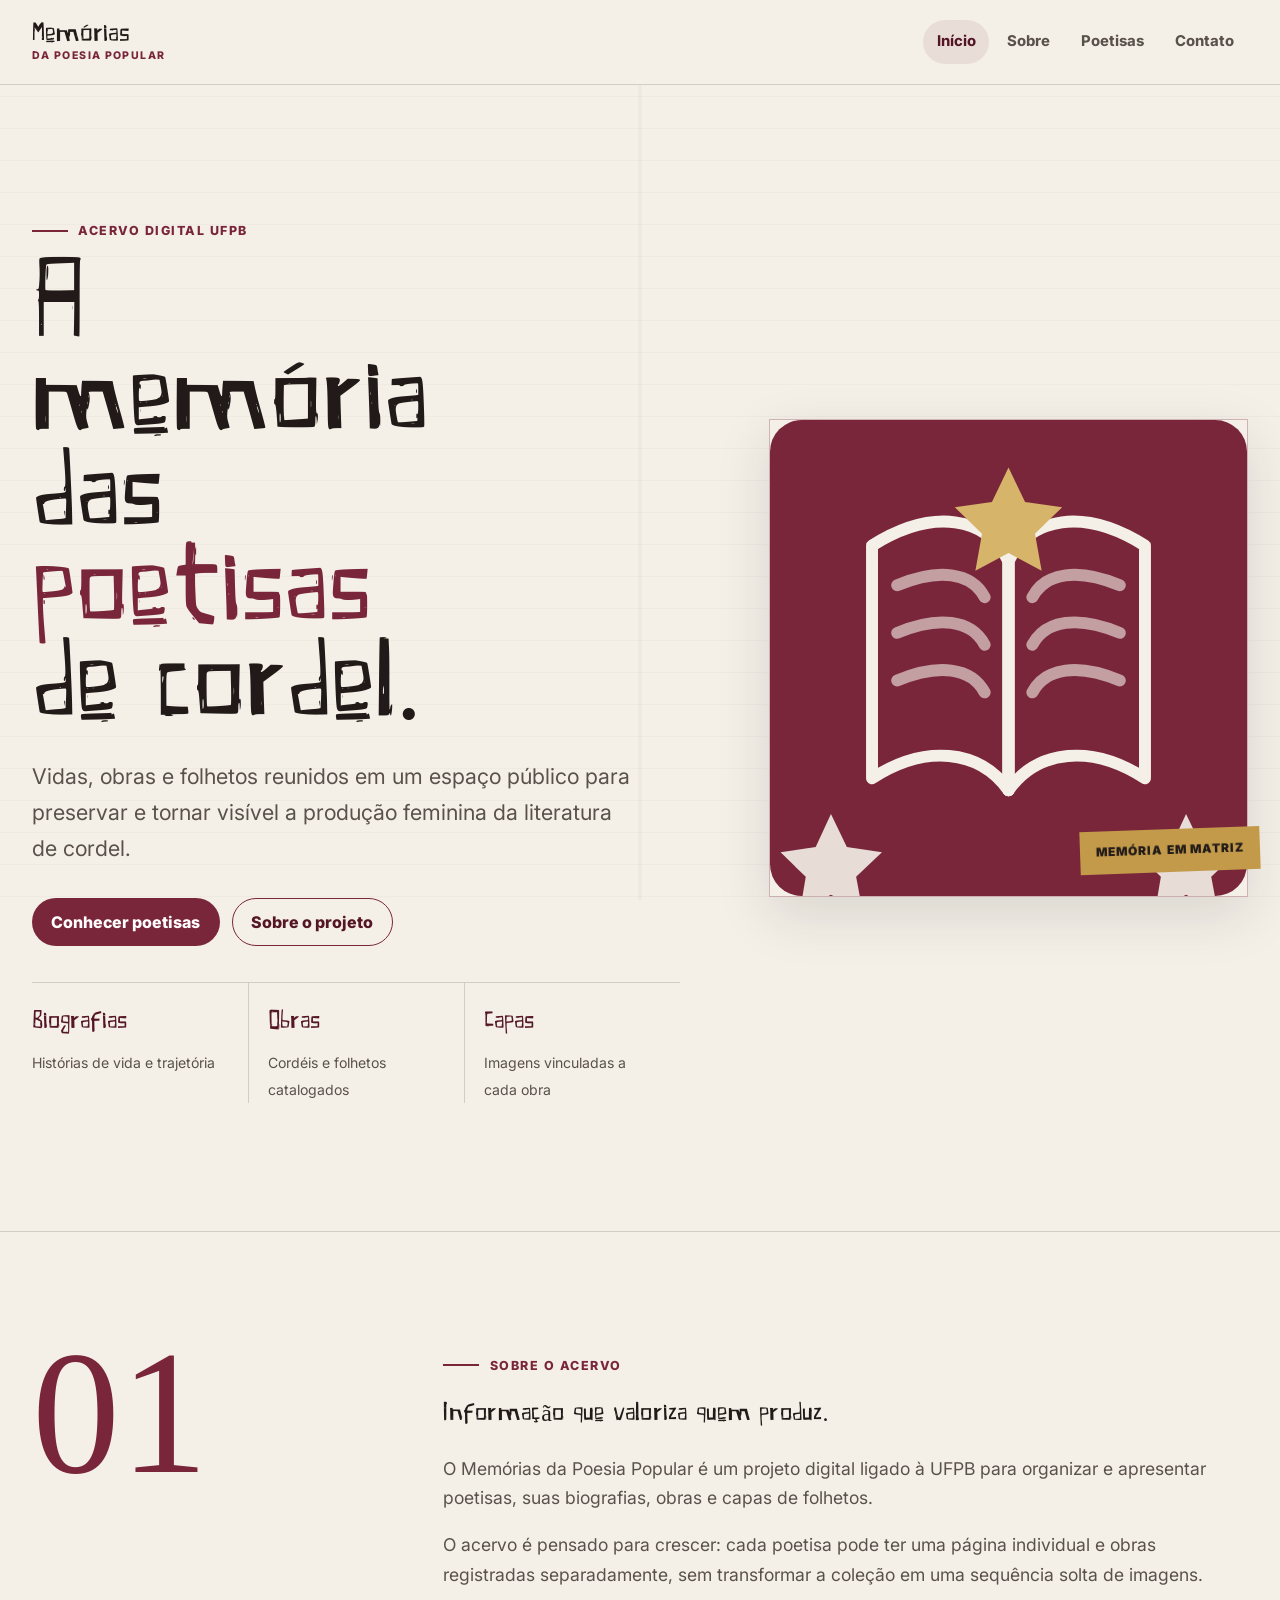
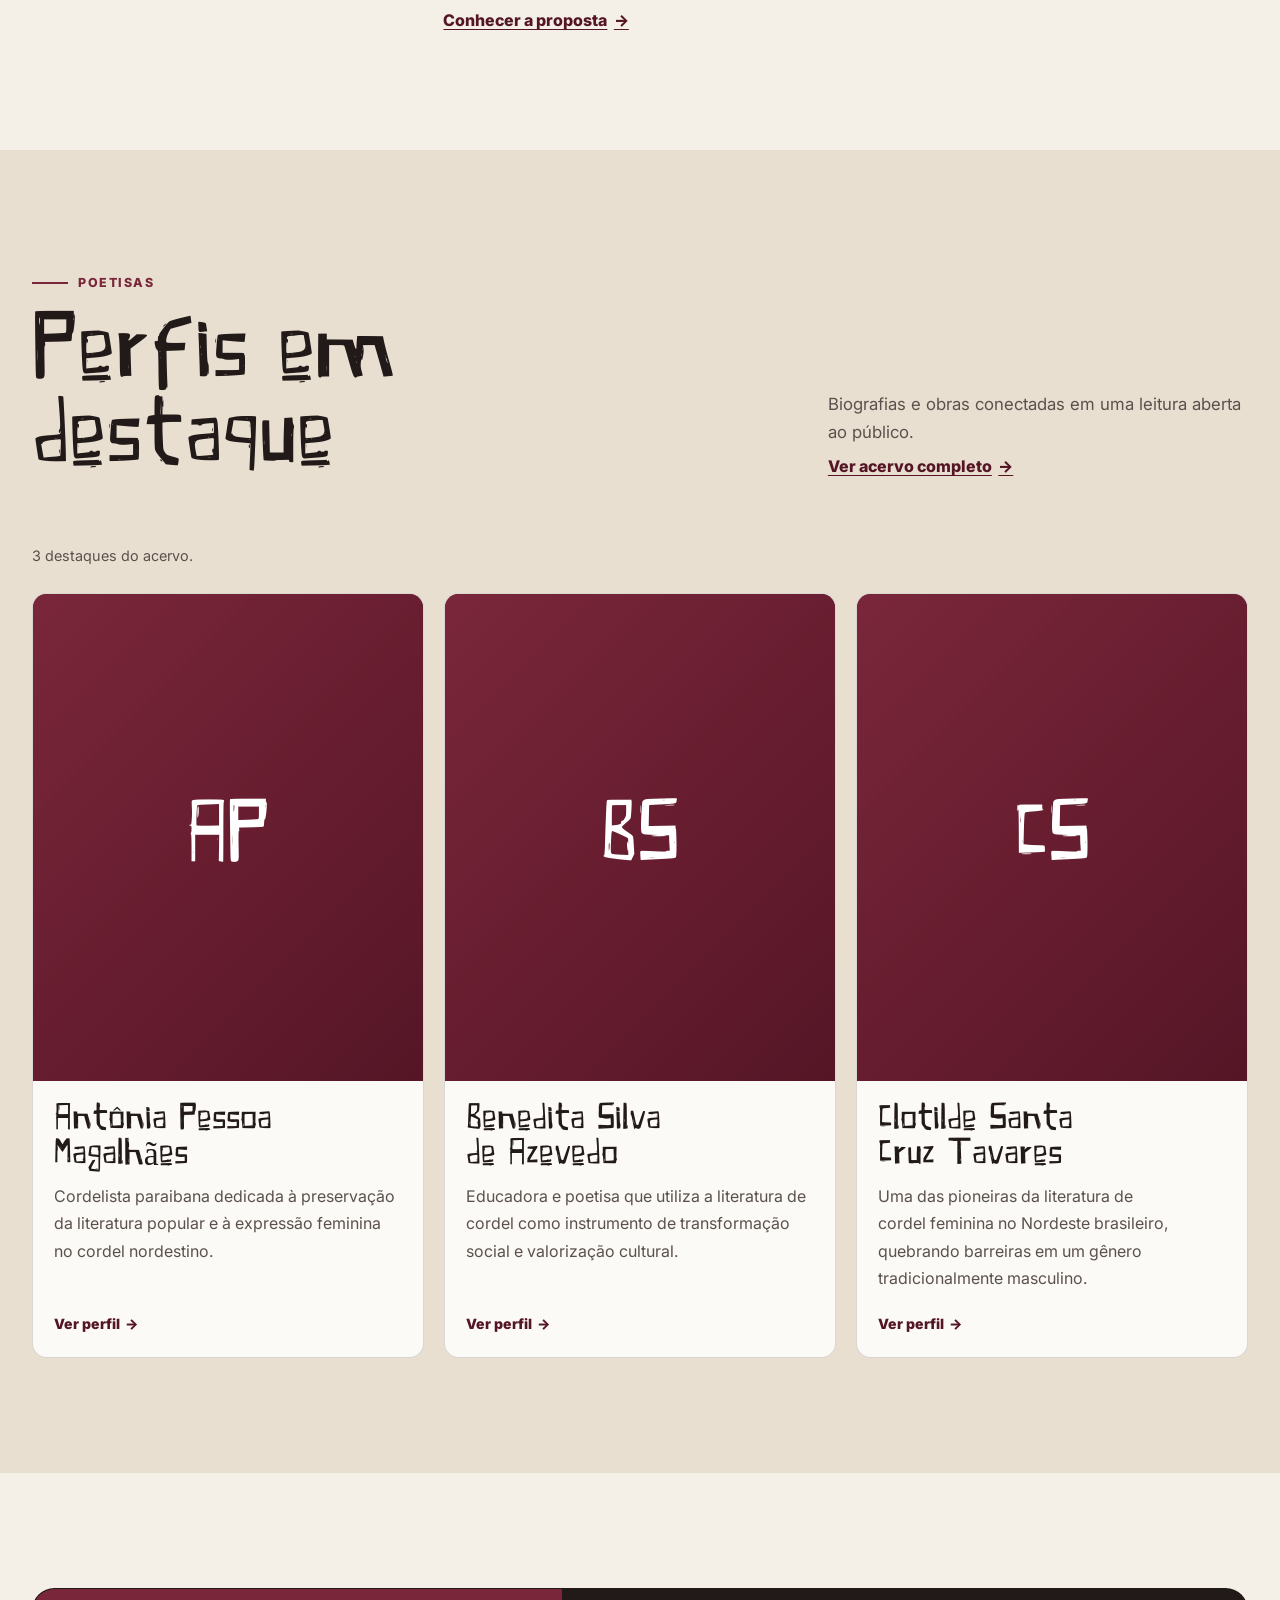
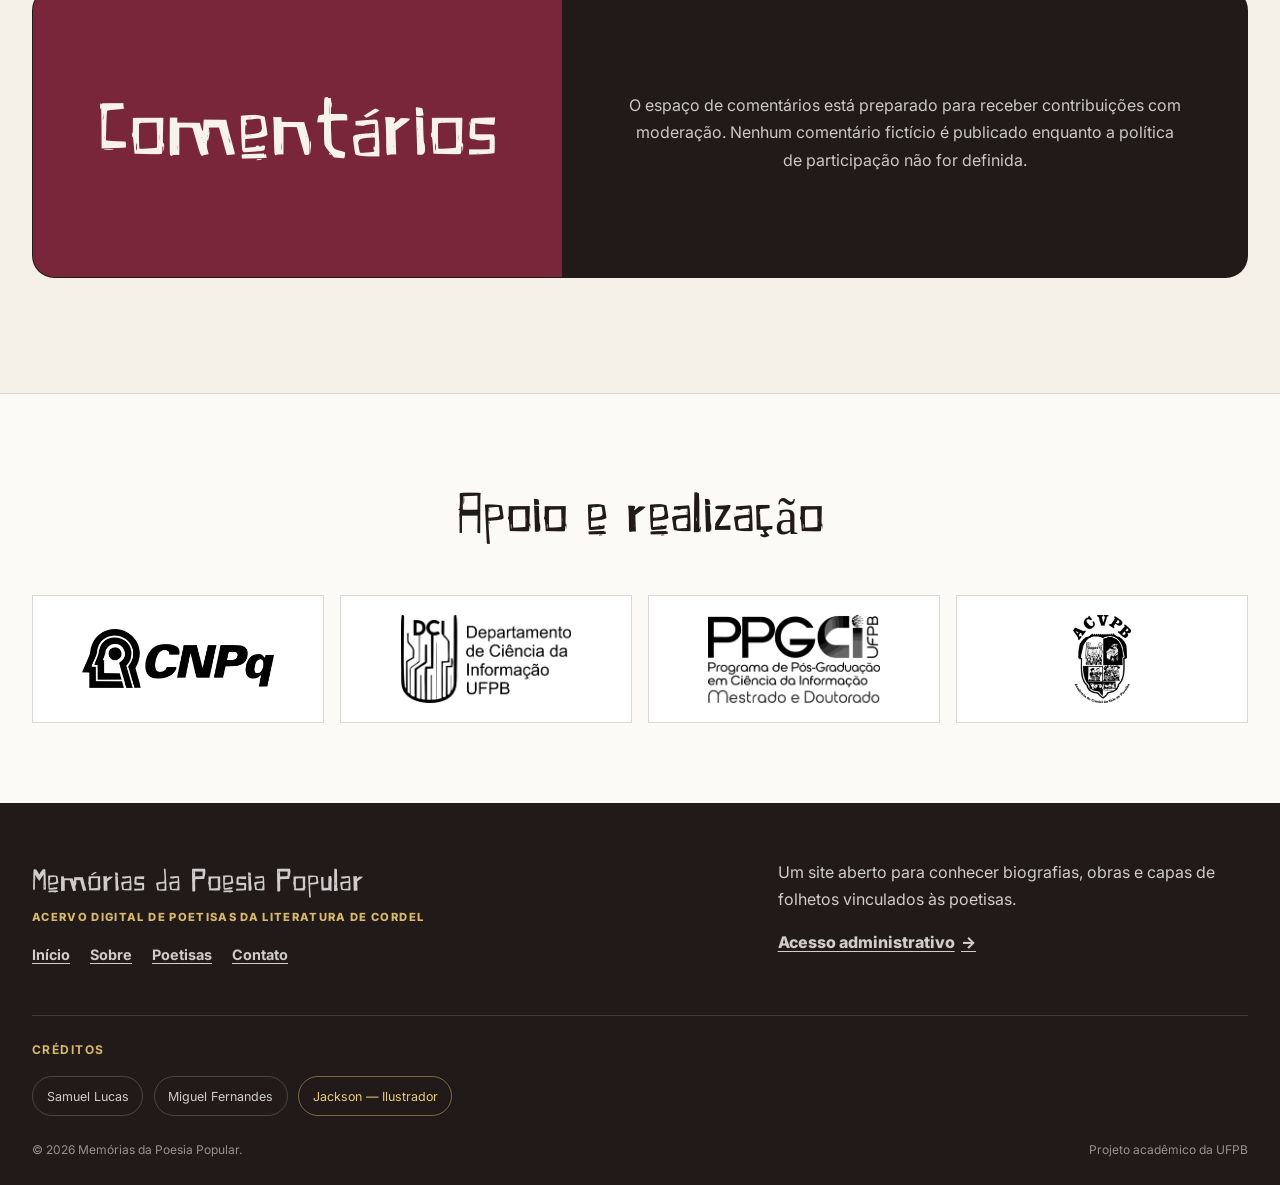
<file: site/estrutura/index.html>
<!doctype html>
<html lang="pt-BR">
<head>
  <meta charset="utf-8">
  <meta name="viewport" content="width=device-width, initial-scale=1">
  <meta name="description" content="Memórias da Poesia Popular: acervo digital de poetisas, biografias, obras e capas de folhetos da literatura de cordel.">
  <meta name="theme-color" content="#7a263a">
  <meta property="og:title" content="Memórias da Poesia Popular">
  <meta property="og:description" content="Biografias, obras e capas de folhetos de poetisas da literatura de cordel.">
  <meta property="og:type" content="website">
  <title>Memórias da Poesia Popular</title>
  <link rel="icon" href="../elementos/favicon.svg" type="image/svg+xml">
  <link rel="preconnect" href="https://fonts.googleapis.com">
  <link rel="preconnect" href="https://fonts.gstatic.com" crossorigin>
  <link href="https://fonts.googleapis.com/css2?family=Inter:wght@300;400;500;600;700&display=swap" rel="stylesheet">
  <link rel="stylesheet" href="../visual/public.css">
</head>
<body data-page="home">
  <a class="skip-link" href="#conteudo-principal">Ir para o conteúdo</a>

  <header class="site-header">
    <div class="site-header__inner">
      <a class="brand" href="index.html" aria-label="Memórias da Poesia Popular — página inicial">
        <span class="brand__title">Memórias</span>
        <span class="brand__descriptor">da Poesia Popular</span>
      </a>
      <button class="menu-toggle" type="button" aria-expanded="false" aria-controls="site-navigation" aria-label="Abrir menu">
        <span class="menu-toggle__lines" aria-hidden="true"></span>
      </button>
      <nav class="site-nav" id="site-navigation" aria-label="Navegação principal" data-open="false">
        <a class="site-nav__link" href="index.html" aria-current="page">Início</a>
        <a class="site-nav__link" href="sobre.html">Sobre</a>
        <a class="site-nav__link" href="biografias.html">Poetisas</a>
        <a class="site-nav__link" href="contato.html">Contato</a>
      </nav>
    </div>
  </header>

  <div class="config-banner" data-config-banner role="status" hidden>
    O acervo está em preparação. Novos registros serão publicados em breve.
  </div>
  <noscript>
    <div class="config-banner">Ative o JavaScript para consultar o acervo digital.</div>
  </noscript>

  <main id="conteudo-principal">
    <section class="home-hero" aria-labelledby="titulo-principal">
      <div class="shell home-hero__inner">
        <div class="home-hero__copy">
          <span class="eyebrow">Acervo digital UFPB</span>
          <h1 id="titulo-principal">A memória das <span>poetisas</span> de cordel.</h1>
          <p class="lede">Vidas, obras e folhetos reunidos em um espaço público para preservar e tornar visível a produção feminina da literatura de cordel.</p>
          <div class="home-hero__actions">
            <a class="button" href="biografias.html">Conhecer poetisas</a>
            <a class="button button--secondary" href="sobre.html">Sobre o projeto</a>
          </div>
          <div class="pillars" aria-label="Conteúdo principal do acervo">
            <div class="pillar"><strong>Biografias</strong><span>Histórias de vida e trajetória</span></div>
            <div class="pillar"><strong>Obras</strong><span>Cordéis e folhetos catalogados</span></div>
            <div class="pillar"><strong>Capas</strong><span>Imagens vinculadas a cada obra</span></div>
          </div>
        </div>

        <div class="matrix-art" aria-hidden="true">
          <img class="matrix-art__main" src="../elementos/matriz-memoria.svg" alt="" width="720" height="720">
          <span class="matrix-art__label">Memória em matriz</span>
        </div>
      </div>
    </section>

    <section class="section" aria-labelledby="titulo-projeto">
      <div class="shell project-intro">
        <div class="project-intro__number" aria-hidden="true">01</div>
        <div class="project-intro__copy">
          <span class="eyebrow">Sobre o acervo</span>
          <h2 class="display" id="titulo-projeto">Informação que valoriza quem produz.</h2>
          <p class="lede">O Memórias da Poesia Popular é um projeto digital ligado à UFPB para organizar e apresentar poetisas, suas biografias, obras e capas de folhetos.</p>
          <p>O acervo é pensado para crescer: cada poetisa pode ter uma página individual e obras registradas separadamente, sem transformar a coleção em uma sequência solta de imagens.</p>
          <a class="text-link" href="sobre.html">Conhecer a proposta</a>
        </div>
      </div>
    </section>

    <section class="section section--deep" aria-labelledby="titulo-destaques">
      <div class="shell">
        <div class="section-heading">
          <div>
            <span class="eyebrow">Poetisas</span>
            <h2 id="titulo-destaques">Perfis em destaque</h2>
          </div>
          <div>
            <p>Biografias e obras conectadas em uma leitura aberta ao público.</p>
            <a class="text-link" href="biografias.html">Ver acervo completo</a>
          </div>
        </div>
        <p class="catalog-status" data-featured-status aria-live="polite"></p>
        <div class="feature-grid" data-featured-poetisas></div>
        <noscript><p class="state-panel">Ative o JavaScript para consultar o acervo digital.</p></noscript>
      </div>
    </section>

    <section class="section" aria-labelledby="titulo-comentarios">
      <div class="shell">
        <div class="comments-panel">
          <div class="comments-panel__intro">
            <span class="eyebrow">Participação</span>
            <h2 id="titulo-comentarios">Comentários</h2>
          </div>
          <div class="comments-panel__content">
            <p>O espaço de comentários está preparado para receber contribuições com moderação. Nenhum comentário fictício é publicado enquanto a política de participação não for definida.</p>
          </div>
        </div>
      </div>
    </section>
  </main>

  <section class="supporters" aria-labelledby="titulo-apoiadores">
    <div class="shell supporters__inner">
      <h2 id="titulo-apoiadores">Apoio e realização</h2>
      <div class="supporters__grid">
        <div class="supporter"><img src="../logos/CNPq.png" alt="CNPq" width="720" height="222" loading="lazy" decoding="async"></div>
        <div class="supporter"><img src="../logos/DCI.png" alt="DCI" width="720" height="371" loading="lazy" decoding="async"></div>
        <div class="supporter"><img src="../logos/PPGCI.png" alt="PPGCI" width="720" height="368" loading="lazy" decoding="async"></div>
        <div class="supporter"><img src="../logos/ACVPB.png" alt="ACVPB" width="360" height="540" loading="lazy" decoding="async"></div>
      </div>
    </div>
  </section>

  <footer class="site-footer">
    <div class="shell">
      <div class="footer-grid">
        <div>
          <div class="footer-brand">
            <strong>Memórias da Poesia Popular</strong>
            <span>Acervo digital de poetisas da literatura de cordel</span>
          </div>
          <nav class="footer-nav" aria-label="Navegação do rodapé">
            <a href="index.html">Início</a>
            <a href="sobre.html">Sobre</a>
            <a href="biografias.html">Poetisas</a>
            <a href="contato.html">Contato</a>
          </nav>
        </div>
        <div>
          <p>Um site aberto para conhecer biografias, obras e capas de folhetos vinculados às poetisas.</p>
          <a class="text-link" href="admin.html">Acesso administrativo</a>
        </div>
      </div>
      <section class="credits" aria-labelledby="titulo-creditos">
        <h2 id="titulo-creditos">Créditos</h2>
        <div class="credits__group">
          <a class="credit-pill" href="https://portsamuellmsa.vercel.app/" target="_blank" rel="noopener noreferrer">Samuel Lucas</a>
          <a class="credit-pill" href="https://miguelfernandes3d2-netizen.github.io/portifolio.green/" target="_blank" rel="noopener noreferrer">Miguel Fernandes</a>
          <span class="credit-pill credit-pill--illustrator">Jackson — Ilustrador</span>
        </div>
      </section>
      <div class="footer-bottom">
        <span>© <span data-current-year>2026</span> Memórias da Poesia Popular.</span>
        <span>Projeto acadêmico da UFPB</span>
      </div>
    </div>
  </footer>

  <script src="../back/supabase-config.js"></script>
  <script src="../back/acervo.js"></script>
  <script src="../back/common.js"></script>
  <script src="../back/home.js"></script>
</body>
</html>
</file>
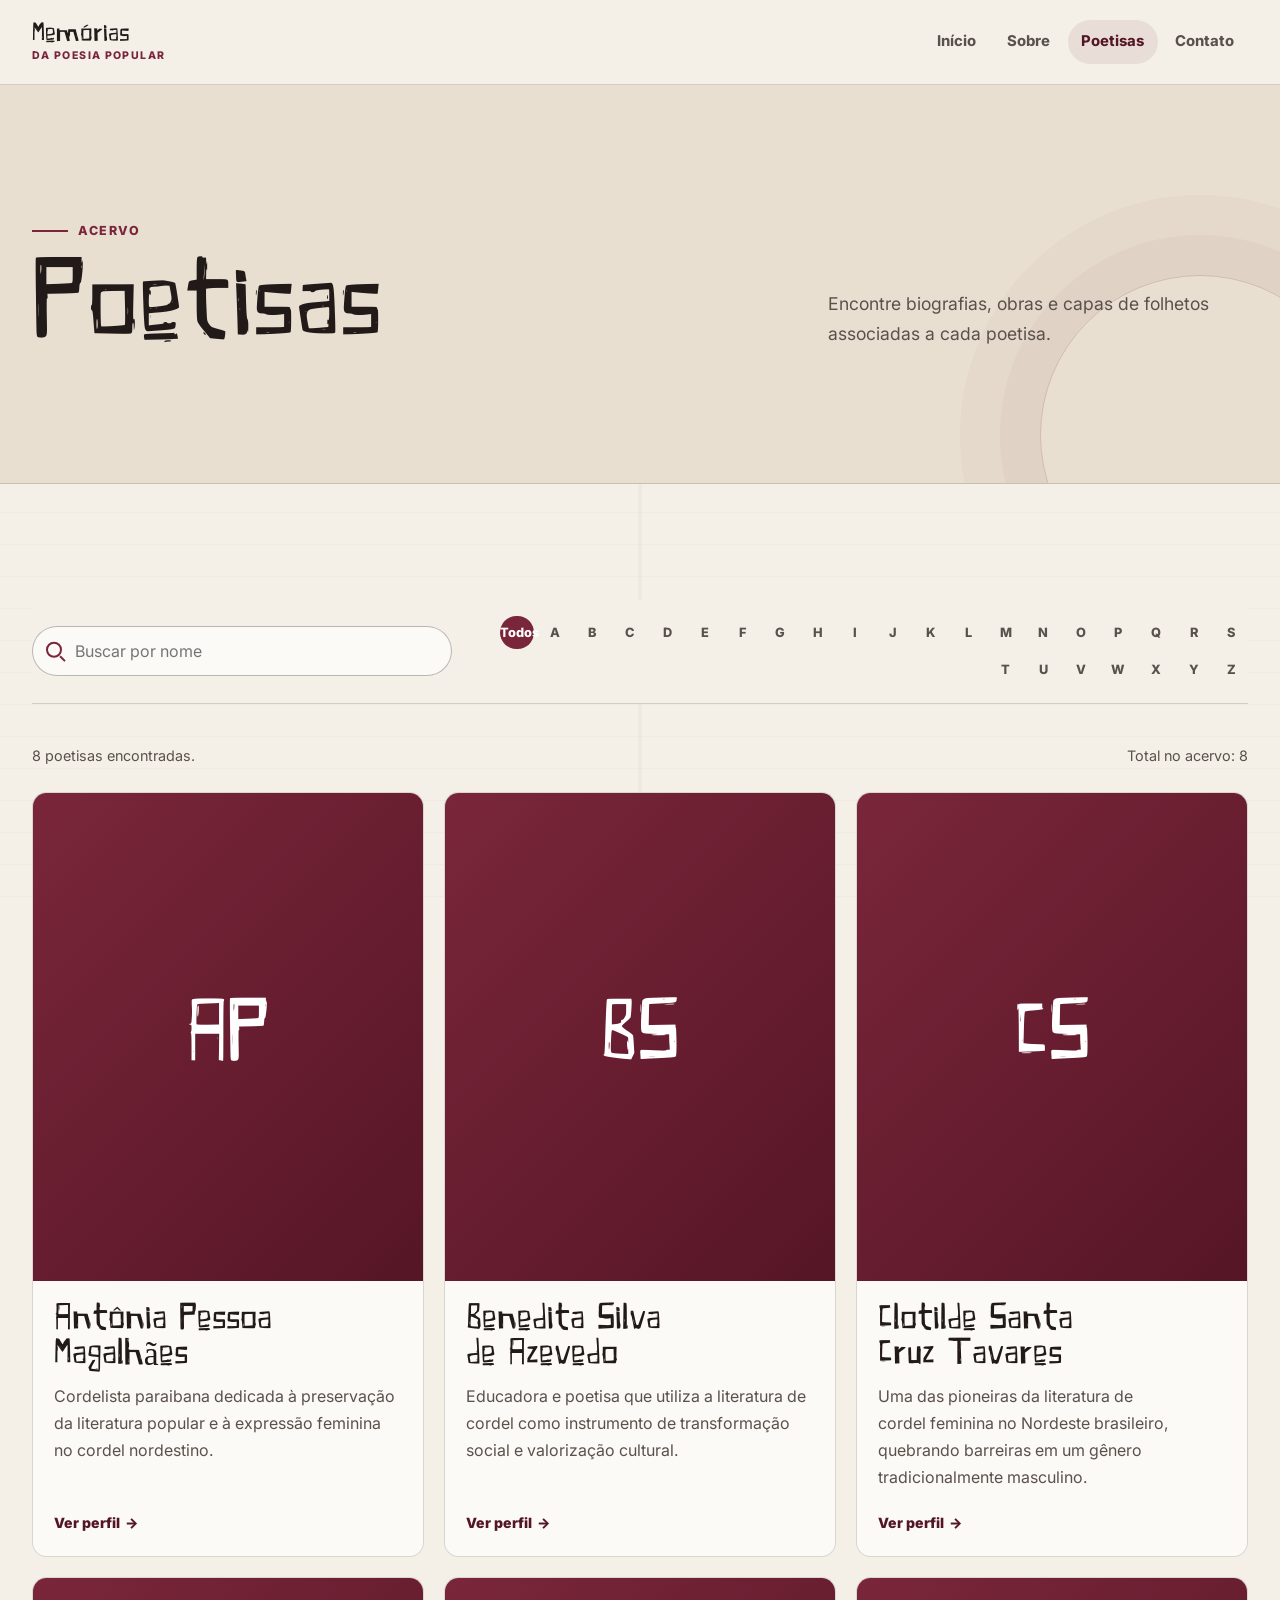
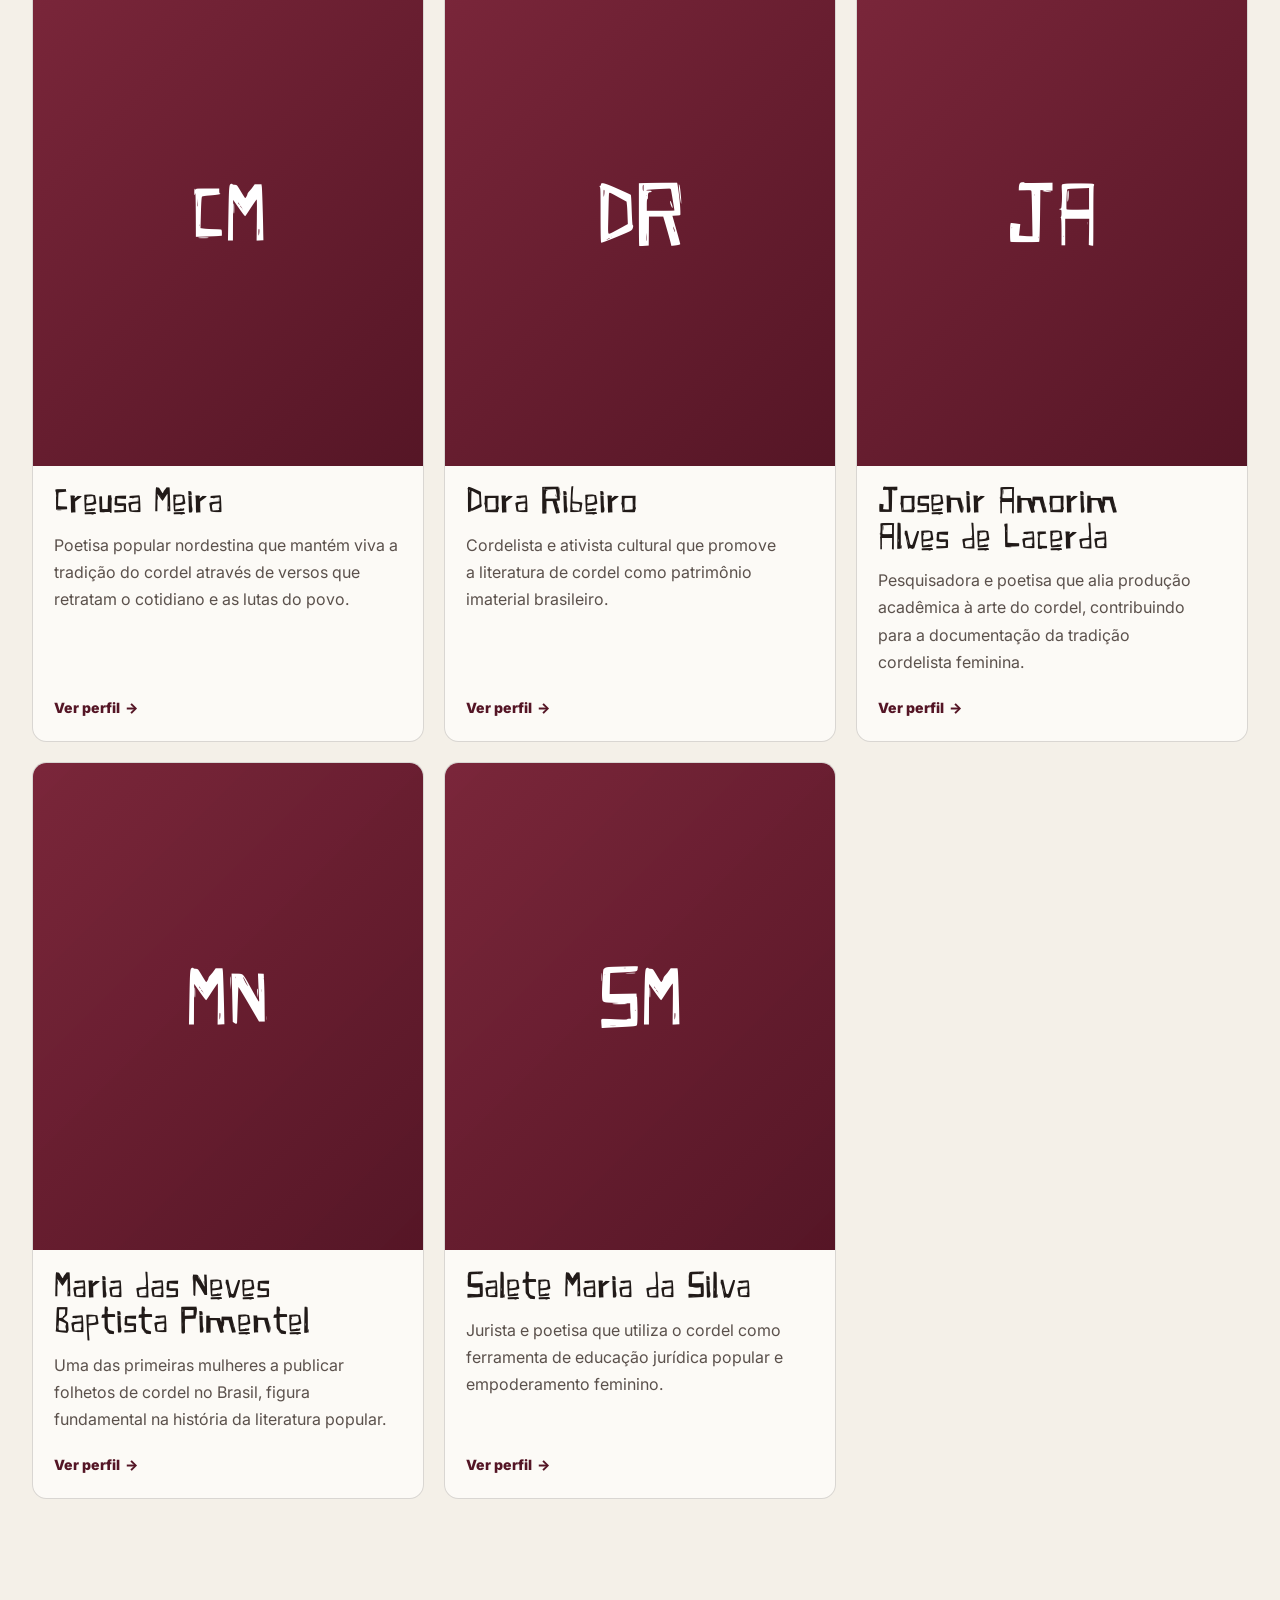
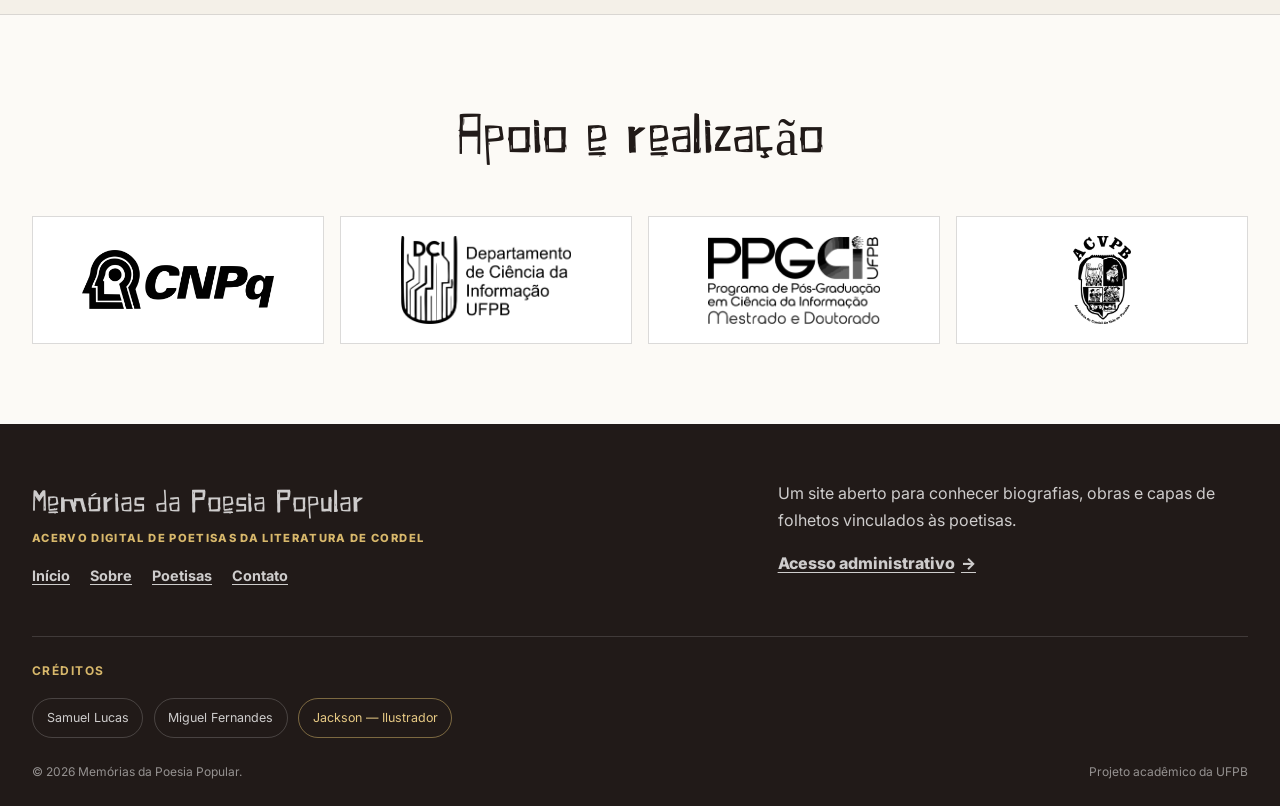
<file: site/estrutura/biografias.html>
<!doctype html>
<html lang="pt-BR">
<head>
  <meta charset="utf-8">
  <meta name="viewport" content="width=device-width, initial-scale=1">
  <meta name="description" content="Explore o acervo de poetisas da literatura de cordel por nome e letra inicial.">
  <meta name="theme-color" content="#7a263a">
  <title>Poetisas — Memórias da Poesia Popular</title>
  <link rel="icon" href="../elementos/favicon.svg" type="image/svg+xml">
  <link rel="preconnect" href="https://fonts.googleapis.com">
  <link rel="preconnect" href="https://fonts.gstatic.com" crossorigin>
  <link href="https://fonts.googleapis.com/css2?family=Inter:wght@300;400;500;600;700&display=swap" rel="stylesheet">
  <link rel="stylesheet" href="../visual/public.css">
</head>
<body data-page="biographies">
  <a class="skip-link" href="#conteudo-principal">Ir para o conteúdo</a>

  <header class="site-header">
    <div class="site-header__inner">
      <a class="brand" href="index.html" aria-label="Memórias da Poesia Popular — página inicial">
        <span class="brand__title">Memórias</span>
        <span class="brand__descriptor">da Poesia Popular</span>
      </a>
      <button class="menu-toggle" type="button" aria-expanded="false" aria-controls="site-navigation" aria-label="Abrir menu">
        <span class="menu-toggle__lines" aria-hidden="true"></span>
      </button>
      <nav class="site-nav" id="site-navigation" aria-label="Navegação principal" data-open="false">
        <a class="site-nav__link" href="index.html">Início</a>
        <a class="site-nav__link" href="sobre.html">Sobre</a>
        <a class="site-nav__link" href="biografias.html" aria-current="page">Poetisas</a>
        <a class="site-nav__link" href="contato.html">Contato</a>
      </nav>
    </div>
  </header>

  <div class="config-banner" data-config-banner role="status" hidden>
    O acervo está em preparação. Novos registros serão publicados em breve.
  </div>
  <noscript>
    <div class="config-banner">Ative o JavaScript para consultar o acervo digital.</div>
  </noscript>

  <main id="conteudo-principal">
    <header class="page-hero">
      <div class="shell page-hero__inner">
        <div>
          <span class="eyebrow">Acervo</span>
          <h1>Poetisas</h1>
        </div>
        <p>Encontre biografias, obras e capas de folhetos associadas a cada poetisa.</p>
      </div>
    </header>

    <section class="section" aria-labelledby="titulo-acervo">
      <div class="shell">
        <h2 class="visually-hidden" id="titulo-acervo">Catálogo de poetisas</h2>
        <div class="catalog-tools">
          <div class="search-field">
            <label for="busca-poetisa">Buscar poetisa por nome</label>
            <span class="search-field__icon" aria-hidden="true"></span>
            <input id="busca-poetisa" type="search" placeholder="Buscar por nome" autocomplete="off" data-poetisa-search>
          </div>
          <nav class="letter-filter" aria-label="Filtrar por letra inicial" data-letter-filter></nav>
        </div>

        <div class="catalog-status" aria-live="polite">
          <span data-catalog-status>Carregando o acervo.</span>
          <span data-catalog-count></span>
        </div>

        <div class="poetisa-grid" data-poetisa-grid></div>
        <noscript><p class="state-panel">Ative o JavaScript para consultar e filtrar o acervo.</p></noscript>

        <div class="load-more" data-load-more-wrap hidden>
          <button class="button button--secondary" type="button" data-load-more>Carregar mais</button>
        </div>
      </div>
    </section>
  </main>

  <section class="supporters" aria-labelledby="titulo-apoiadores">
    <div class="shell supporters__inner">
      <h2 id="titulo-apoiadores">Apoio e realização</h2>
      <div class="supporters__grid">
        <div class="supporter"><img src="../logos/CNPq.png" alt="CNPq" width="720" height="222" loading="lazy" decoding="async"></div>
        <div class="supporter"><img src="../logos/DCI.png" alt="DCI" width="720" height="371" loading="lazy" decoding="async"></div>
        <div class="supporter"><img src="../logos/PPGCI.png" alt="PPGCI" width="720" height="368" loading="lazy" decoding="async"></div>
        <div class="supporter"><img src="../logos/ACVPB.png" alt="ACVPB" width="360" height="540" loading="lazy" decoding="async"></div>
      </div>
    </div>
  </section>

  <footer class="site-footer">
    <div class="shell">
      <div class="footer-grid">
        <div>
          <div class="footer-brand">
            <strong>Memórias da Poesia Popular</strong>
            <span>Acervo digital de poetisas da literatura de cordel</span>
          </div>
          <nav class="footer-nav" aria-label="Navegação do rodapé">
            <a href="index.html">Início</a>
            <a href="sobre.html">Sobre</a>
            <a href="biografias.html">Poetisas</a>
            <a href="contato.html">Contato</a>
          </nav>
        </div>
        <div>
          <p>Um site aberto para conhecer biografias, obras e capas de folhetos vinculados às poetisas.</p>
          <a class="text-link" href="admin.html">Acesso administrativo</a>
        </div>
      </div>
      <section class="credits" aria-labelledby="titulo-creditos">
        <h2 id="titulo-creditos">Créditos</h2>
        <div class="credits__group">
          <a class="credit-pill" href="https://portsamuellmsa.vercel.app/" target="_blank" rel="noopener noreferrer">Samuel Lucas</a>
          <a class="credit-pill" href="https://miguelfernandes3d2-netizen.github.io/portifolio.green/" target="_blank" rel="noopener noreferrer">Miguel Fernandes</a>
          <span class="credit-pill credit-pill--illustrator">Jackson — Ilustrador</span>
        </div>
      </section>
      <div class="footer-bottom">
        <span>© <span data-current-year>2026</span> Memórias da Poesia Popular.</span>
        <span>Projeto acadêmico da UFPB</span>
      </div>
    </div>
  </footer>

  <script src="../back/supabase-config.js"></script>
  <script src="../back/acervo.js"></script>
  <script src="../back/common.js"></script>
  <script src="../back/biografias.js"></script>
</body>
</html>
</file>
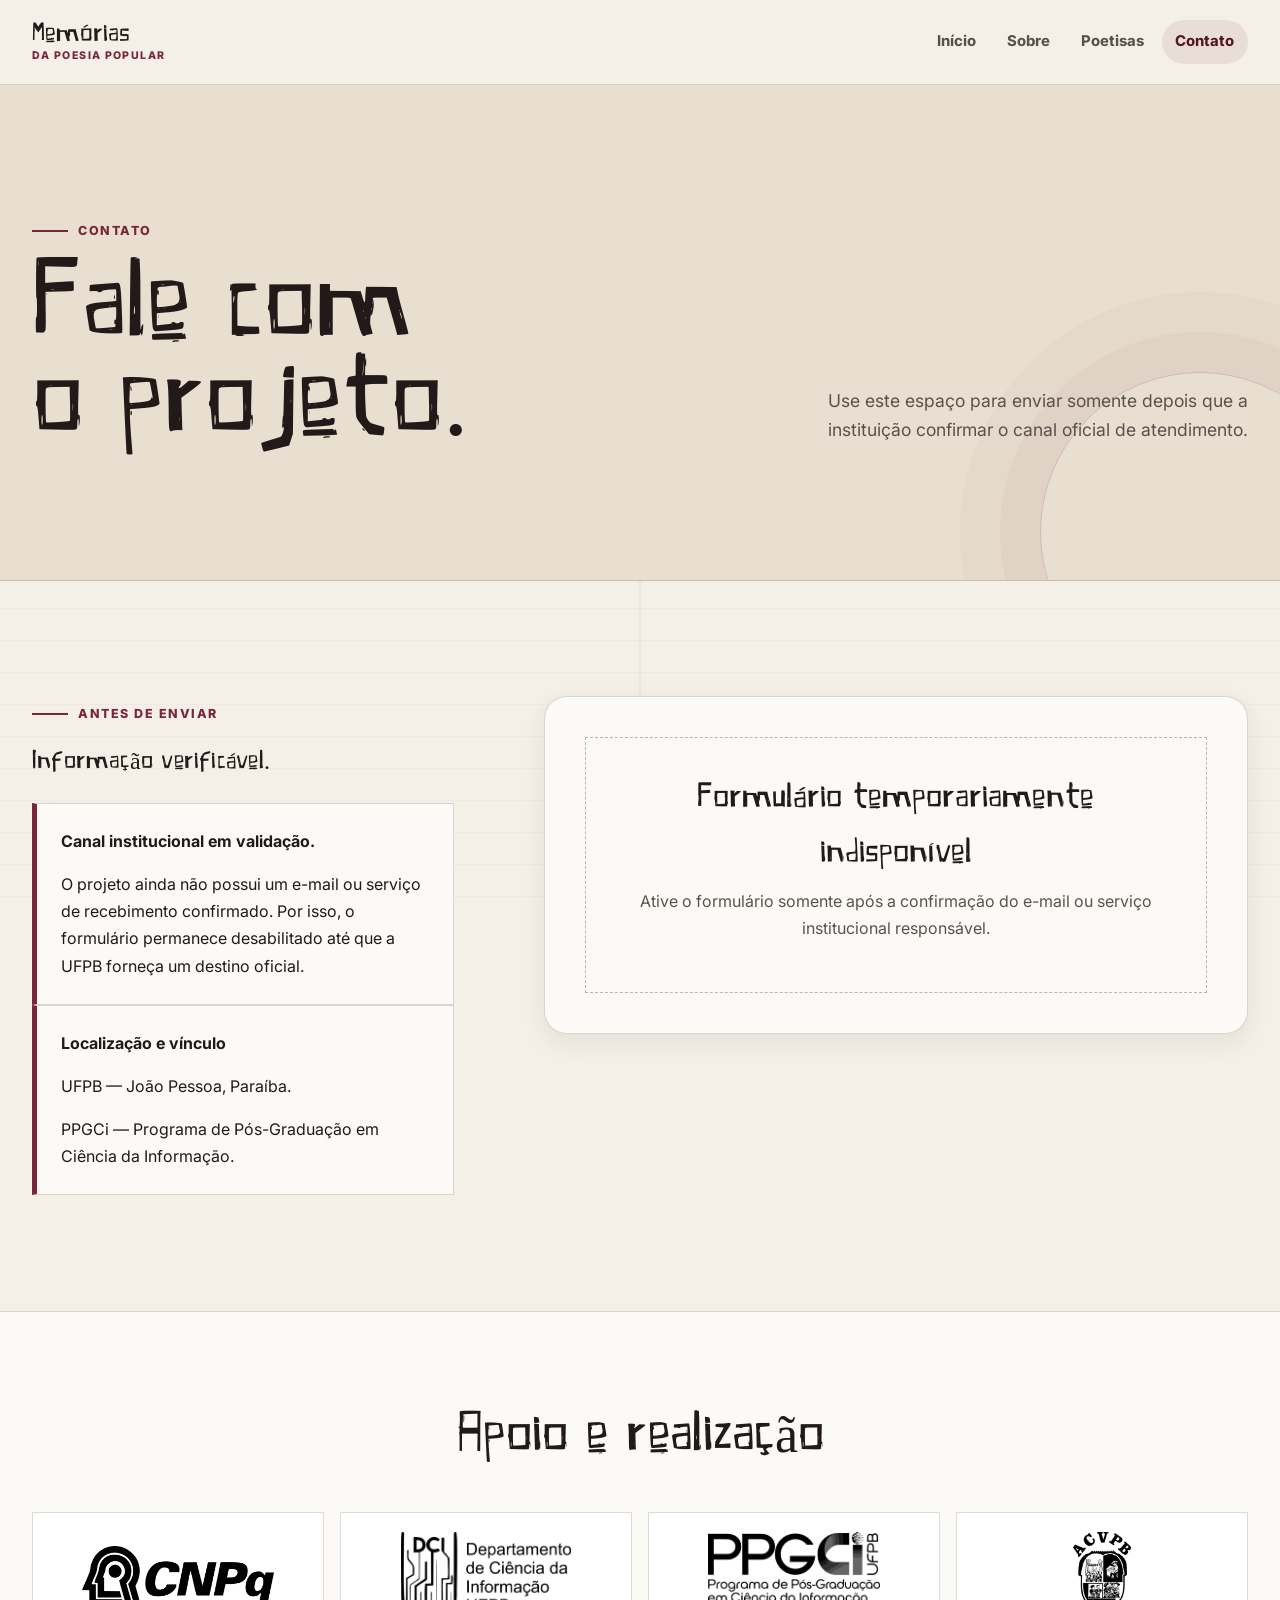
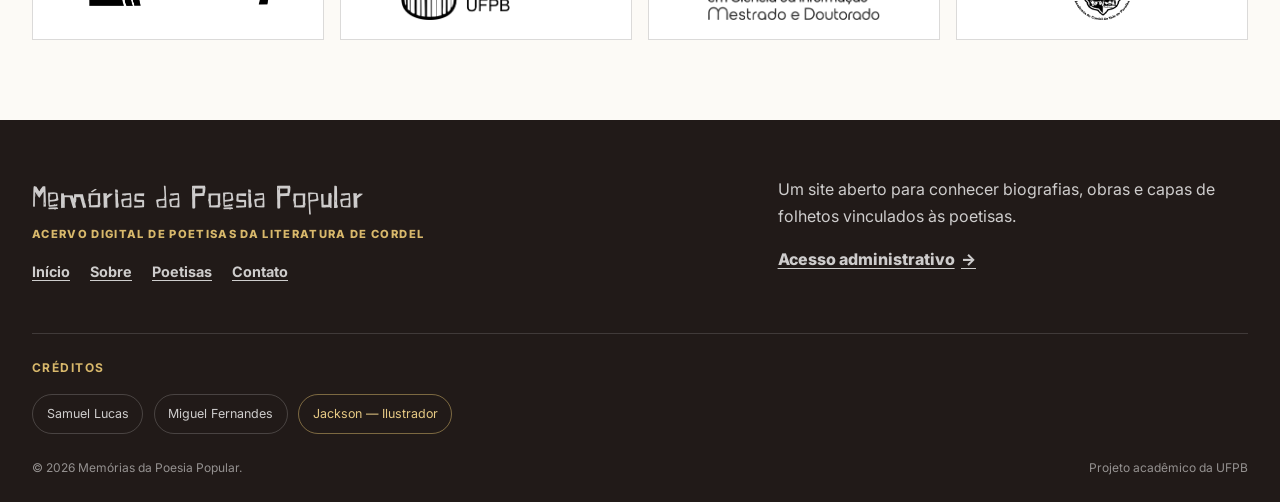
<file: site/estrutura/contato.html>
<!doctype html>
<html lang="pt-BR">
<head>
  <meta charset="utf-8">
  <meta name="viewport" content="width=device-width, initial-scale=1">
  <meta name="description" content="Canal de contato do Memórias da Poesia Popular, projeto digital da UFPB.">
  <meta name="theme-color" content="#7a263a">
  <title>Contato — Memórias da Poesia Popular</title>
  <link rel="icon" href="../elementos/favicon.svg" type="image/svg+xml">
  <link rel="preconnect" href="https://fonts.googleapis.com">
  <link rel="preconnect" href="https://fonts.gstatic.com" crossorigin>
  <link href="https://fonts.googleapis.com/css2?family=Inter:wght@300;400;500;600;700&display=swap" rel="stylesheet">
  <link rel="stylesheet" href="../visual/public.css">
</head>
<body data-page="contact">
  <a class="skip-link" href="#conteudo-principal">Ir para o conteúdo</a>

  <header class="site-header">
    <div class="site-header__inner">
      <a class="brand" href="index.html" aria-label="Memórias da Poesia Popular — página inicial">
        <span class="brand__title">Memórias</span>
        <span class="brand__descriptor">da Poesia Popular</span>
      </a>
      <button class="menu-toggle" type="button" aria-expanded="false" aria-controls="site-navigation" aria-label="Abrir menu">
        <span class="menu-toggle__lines" aria-hidden="true"></span>
      </button>
      <nav class="site-nav" id="site-navigation" aria-label="Navegação principal" data-open="false">
        <a class="site-nav__link" href="index.html">Início</a>
        <a class="site-nav__link" href="sobre.html">Sobre</a>
        <a class="site-nav__link" href="biografias.html">Poetisas</a>
        <a class="site-nav__link" href="contato.html" aria-current="page">Contato</a>
      </nav>
    </div>
  </header>

  <div class="config-banner" data-config-banner role="status" hidden>
    O acervo está em preparação. Novos registros serão publicados em breve.
  </div>
  <noscript>
    <div class="config-banner">Ative o JavaScript para consultar o acervo digital.</div>
  </noscript>

  <main id="conteudo-principal">
    <header class="page-hero">
      <div class="shell page-hero__inner">
        <div>
          <span class="eyebrow">Contato</span>
          <h1>Fale com o projeto.</h1>
        </div>
        <p>Use este espaço para enviar somente depois que a instituição confirmar o canal oficial de atendimento.</p>
      </div>
    </header>

    <section class="section" aria-labelledby="titulo-contato">
      <div class="shell contact-layout">
        <div>
          <span class="eyebrow">Antes de enviar</span>
          <h2 class="display" id="titulo-contato">Informação verificável.</h2>
          <div class="contact-note">
            <p><strong>Canal institucional em validação.</strong></p>
            <p>O projeto ainda não possui um e-mail ou serviço de recebimento confirmado. Por isso, o formulário permanece desabilitado até que a UFPB forneça um destino oficial.</p>
          </div>
          <div class="contact-note">
            <p><strong>Localização e vínculo</strong></p>
            <p>UFPB — João Pessoa, Paraíba.</p>
            <p>PPGCi — Programa de Pós-Graduação em Ciência da Informação.</p>
          </div>
        </div>

        <div class="form-card">
          <form id="contact-form" class="form-grid" data-contact-form novalidate hidden>
            <div class="form-field form-field--full">
              <label for="contact-name">Nome</label>
              <input id="contact-name" name="name" type="text" autocomplete="name" maxlength="120" required>
            </div>
            <div class="form-field form-field--full">
              <label for="contact-email">E-mail</label>
              <input id="contact-email" name="email" type="email" autocomplete="email" maxlength="180" required>
            </div>
            <div class="form-field form-field--full">
              <label for="contact-message">Mensagem</label>
              <textarea id="contact-message" name="message" maxlength="3000" required></textarea>
              <small>Não envie dados sensíveis ou arquivos pessoais.</small>
            </div>
            <div class="form-field visually-hidden" aria-hidden="true">
              <label for="contact-company">Não preencha este campo</label>
              <input id="contact-company" name="company" type="text" tabindex="-1" autocomplete="off">
            </div>
            <p class="form-message form-field--full" data-contact-message aria-live="polite"></p>
            <div class="form-actions form-field--full">
              <button class="button" type="submit" data-contact-submit>Enviar mensagem</button>
            </div>
          </form>
          <div class="state-panel" data-contact-disabled>
            <div class="state-panel__inner">
              <h3>Formulário temporariamente indisponível</h3>
              <p>Ative o formulário somente após a confirmação do e-mail ou serviço institucional responsável.</p>
            </div>
          </div>
        </div>
      </div>
    </section>
  </main>

  <section class="supporters" aria-labelledby="titulo-apoiadores">
    <div class="shell supporters__inner">
      <h2 id="titulo-apoiadores">Apoio e realização</h2>
      <div class="supporters__grid">
        <div class="supporter"><img src="../logos/CNPq.png" alt="CNPq" width="720" height="222" loading="lazy" decoding="async"></div>
        <div class="supporter"><img src="../logos/DCI.png" alt="DCI" width="720" height="371" loading="lazy" decoding="async"></div>
        <div class="supporter"><img src="../logos/PPGCI.png" alt="PPGCI" width="720" height="368" loading="lazy" decoding="async"></div>
        <div class="supporter"><img src="../logos/ACVPB.png" alt="ACVPB" width="360" height="540" loading="lazy" decoding="async"></div>
      </div>
    </div>
  </section>

  <footer class="site-footer">
    <div class="shell">
      <div class="footer-grid">
        <div>
          <div class="footer-brand">
            <strong>Memórias da Poesia Popular</strong>
            <span>Acervo digital de poetisas da literatura de cordel</span>
          </div>
          <nav class="footer-nav" aria-label="Navegação do rodapé">
            <a href="index.html">Início</a>
            <a href="sobre.html">Sobre</a>
            <a href="biografias.html">Poetisas</a>
            <a href="contato.html">Contato</a>
          </nav>
        </div>
        <div>
          <p>Um site aberto para conhecer biografias, obras e capas de folhetos vinculados às poetisas.</p>
          <a class="text-link" href="admin.html">Acesso administrativo</a>
        </div>
      </div>
      <section class="credits" aria-labelledby="titulo-creditos">
        <h2 id="titulo-creditos">Créditos</h2>
        <div class="credits__group">
          <a class="credit-pill" href="https://portsamuellmsa.vercel.app/" target="_blank" rel="noopener noreferrer">Samuel Lucas</a>
          <a class="credit-pill" href="https://miguelfernandes3d2-netizen.github.io/portifolio.green/" target="_blank" rel="noopener noreferrer">Miguel Fernandes</a>
          <span class="credit-pill credit-pill--illustrator">Jackson — Ilustrador</span>
        </div>
      </section>
      <div class="footer-bottom">
        <span>© <span data-current-year>2026</span> Memórias da Poesia Popular.</span>
        <span>Projeto acadêmico da UFPB</span>
      </div>
    </div>
  </footer>

  <script src="../back/supabase-config.js"></script>
  <script src="../back/acervo.js"></script>
  <script src="../back/common.js"></script>
</body>
</html>
</file>
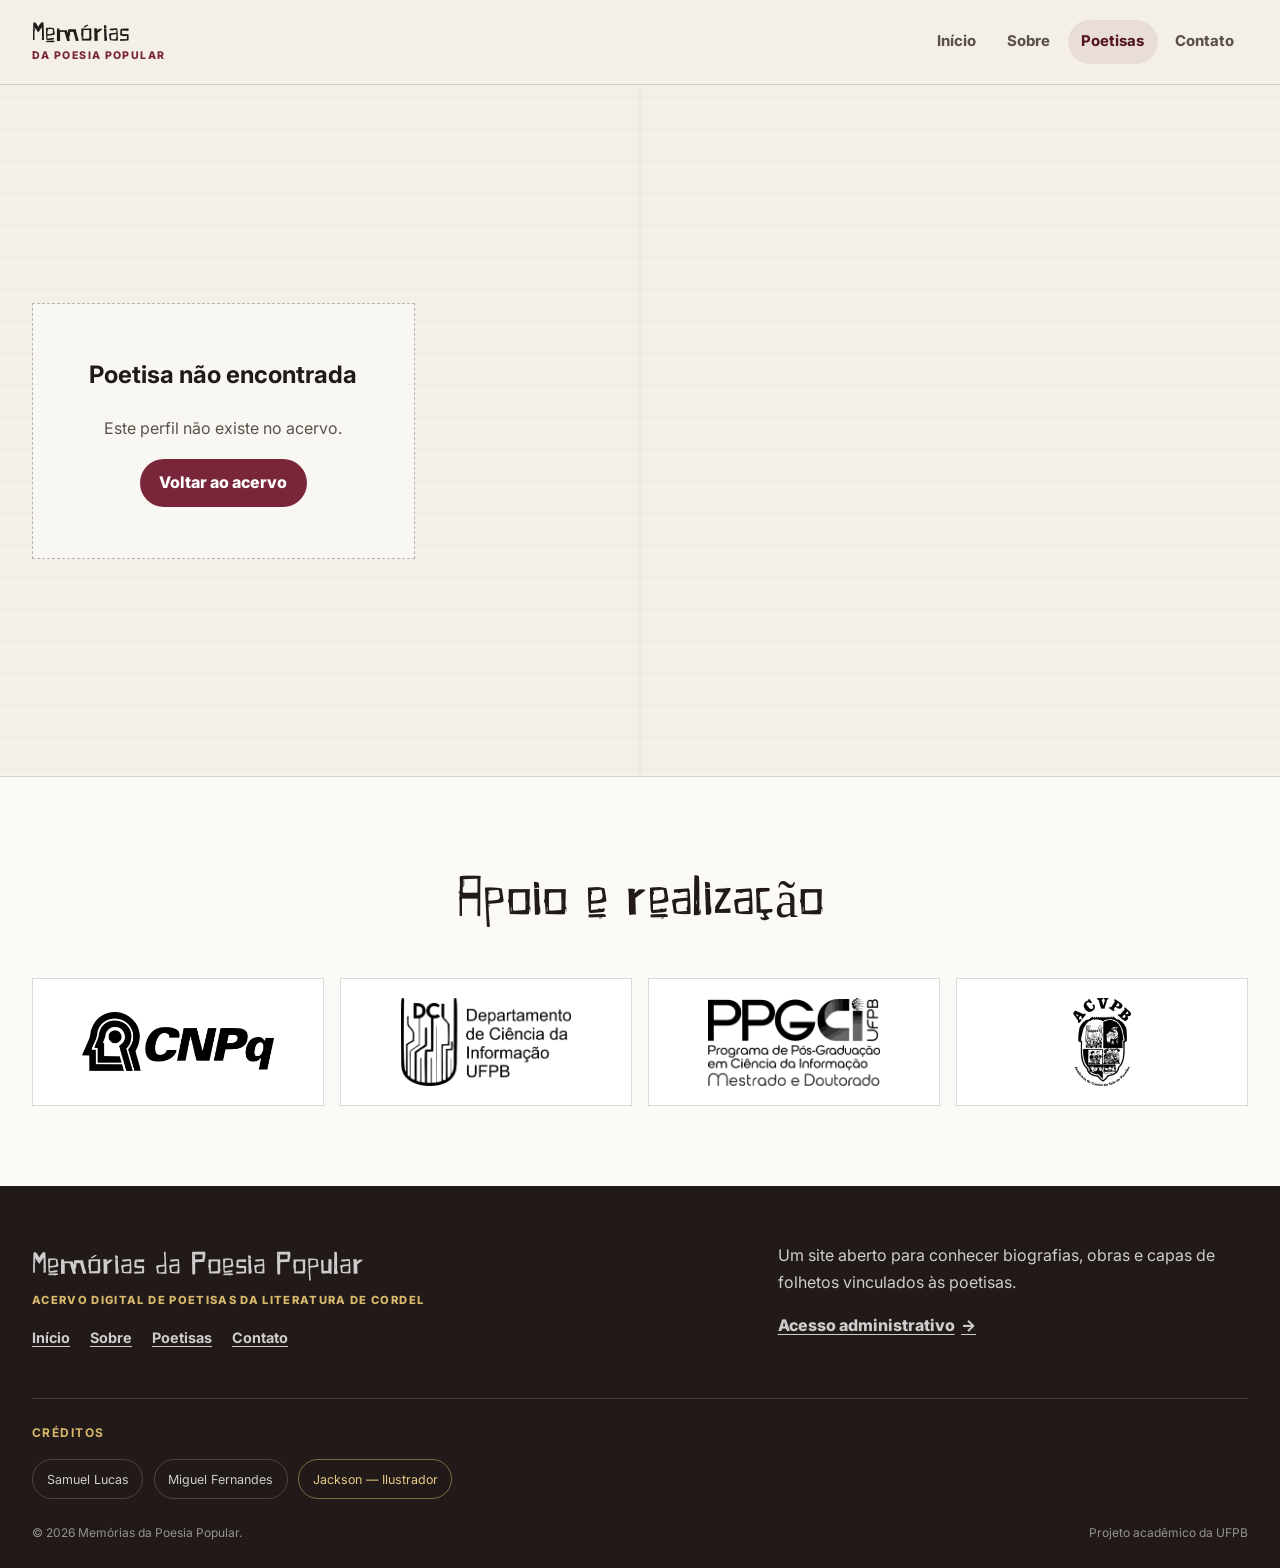
<file: site/estrutura/poetisa.html>
<!doctype html>
<html lang="pt-BR">
<head>
  <meta charset="utf-8">
  <meta name="viewport" content="width=device-width, initial-scale=1">
  <meta name="description" content="Perfil, biografia, obras e capas de folhetos de uma poetisa da literatura de cordel.">
  <meta name="theme-color" content="#7a263a">
  <title>Poetisa — Memórias da Poesia Popular</title>
  <link rel="icon" href="../elementos/favicon.svg" type="image/svg+xml">
  <link rel="preconnect" href="https://fonts.googleapis.com">
  <link rel="preconnect" href="https://fonts.gstatic.com" crossorigin>
  <link href="https://fonts.googleapis.com/css2?family=Inter:wght@300;400;500;600;700&display=swap" rel="stylesheet">
  <link rel="stylesheet" href="../visual/public.css">
</head>
<body data-page="poetisa">
  <a class="skip-link" href="#conteudo-principal">Ir para o conteúdo</a>

  <header class="site-header">
    <div class="site-header__inner">
      <a class="brand" href="index.html" aria-label="Memórias da Poesia Popular — página inicial">
        <span class="brand__title">Memórias</span>
        <span class="brand__descriptor">da Poesia Popular</span>
      </a>
      <button class="menu-toggle" type="button" aria-expanded="false" aria-controls="site-navigation" aria-label="Abrir menu">
        <span class="menu-toggle__lines" aria-hidden="true"></span>
      </button>
      <nav class="site-nav" id="site-navigation" aria-label="Navegação principal" data-open="false">
        <a class="site-nav__link" href="index.html">Início</a>
        <a class="site-nav__link" href="sobre.html">Sobre</a>
        <a class="site-nav__link" href="biografias.html" aria-current="page">Poetisas</a>
        <a class="site-nav__link" href="contato.html">Contato</a>
      </nav>
    </div>
  </header>

  <div class="config-banner" data-config-banner role="status" hidden>
    O acervo está em preparação. Novos registros serão publicados em breve.
  </div>
  <noscript>
    <div class="config-banner">Ative o JavaScript para consultar o acervo digital.</div>
  </noscript>

  <main id="conteudo-principal">
    <section class="section" aria-labelledby="nome-poetisa">
      <div class="shell profile-header" data-profile-header aria-live="polite">
        <div class="state-panel">
          <div class="state-panel__inner">
            <p data-profile-loader>Carregando o perfil.</p>
          </div>
        </div>
      </div>
    </section>

    <section class="section section--deep works-section" data-works-section aria-labelledby="titulo-obras" hidden>
      <div class="shell">
        <div class="works-heading">
          <div>
            <span class="eyebrow">Acervo</span>
            <h2 id="titulo-obras">Obras e folhetos</h2>
          </div>
          <p data-works-count></p>
        </div>
        <div class="works-gallery" data-works-gallery></div>
      </div>
    </section>
  </main>

  <section class="supporters" aria-labelledby="titulo-apoiadores">
    <div class="shell supporters__inner">
      <h2 id="titulo-apoiadores">Apoio e realização</h2>
      <div class="supporters__grid">
        <div class="supporter"><img src="../logos/CNPq.png" alt="CNPq" width="720" height="222" loading="lazy" decoding="async"></div>
        <div class="supporter"><img src="../logos/DCI.png" alt="DCI" width="720" height="371" loading="lazy" decoding="async"></div>
        <div class="supporter"><img src="../logos/PPGCI.png" alt="PPGCI" width="720" height="368" loading="lazy" decoding="async"></div>
        <div class="supporter"><img src="../logos/ACVPB.png" alt="ACVPB" width="360" height="540" loading="lazy" decoding="async"></div>
      </div>
    </div>
  </section>

  <footer class="site-footer">
    <div class="shell">
      <div class="footer-grid">
        <div>
          <div class="footer-brand">
            <strong>Memórias da Poesia Popular</strong>
            <span>Acervo digital de poetisas da literatura de cordel</span>
          </div>
          <nav class="footer-nav" aria-label="Navegação do rodapé">
            <a href="index.html">Início</a>
            <a href="sobre.html">Sobre</a>
            <a href="biografias.html">Poetisas</a>
            <a href="contato.html">Contato</a>
          </nav>
        </div>
        <div>
          <p>Um site aberto para conhecer biografias, obras e capas de folhetos vinculados às poetisas.</p>
          <a class="text-link" href="admin.html">Acesso administrativo</a>
        </div>
      </div>
      <section class="credits" aria-labelledby="titulo-creditos">
        <h2 id="titulo-creditos">Créditos</h2>
        <div class="credits__group">
          <a class="credit-pill" href="https://portsamuellmsa.vercel.app/" target="_blank" rel="noopener noreferrer">Samuel Lucas</a>
          <a class="credit-pill" href="https://miguelfernandes3d2-netizen.github.io/portifolio.green/" target="_blank" rel="noopener noreferrer">Miguel Fernandes</a>
          <span class="credit-pill credit-pill--illustrator">Jackson — Ilustrador</span>
        </div>
      </section>
      <div class="footer-bottom">
        <span>© <span data-current-year>2026</span> Memórias da Poesia Popular.</span>
        <span>Projeto acadêmico da UFPB</span>
      </div>
    </div>
  </footer>

  <dialog class="lightbox" data-lightbox aria-label="Capa ampliada">
    <div class="lightbox__bar">
      <p data-lightbox-title></p>
      <button class="lightbox__close" type="button" data-lightbox-close aria-label="Fechar imagem">Fechar</button>
    </div>
    <img data-lightbox-image alt="">
  </dialog>

  <script src="../back/supabase-config.js"></script>
  <script src="../back/acervo.js"></script>
  <script src="../back/common.js"></script>
  <script src="../back/poetisa.js"></script>
</body>
</html>
</file>
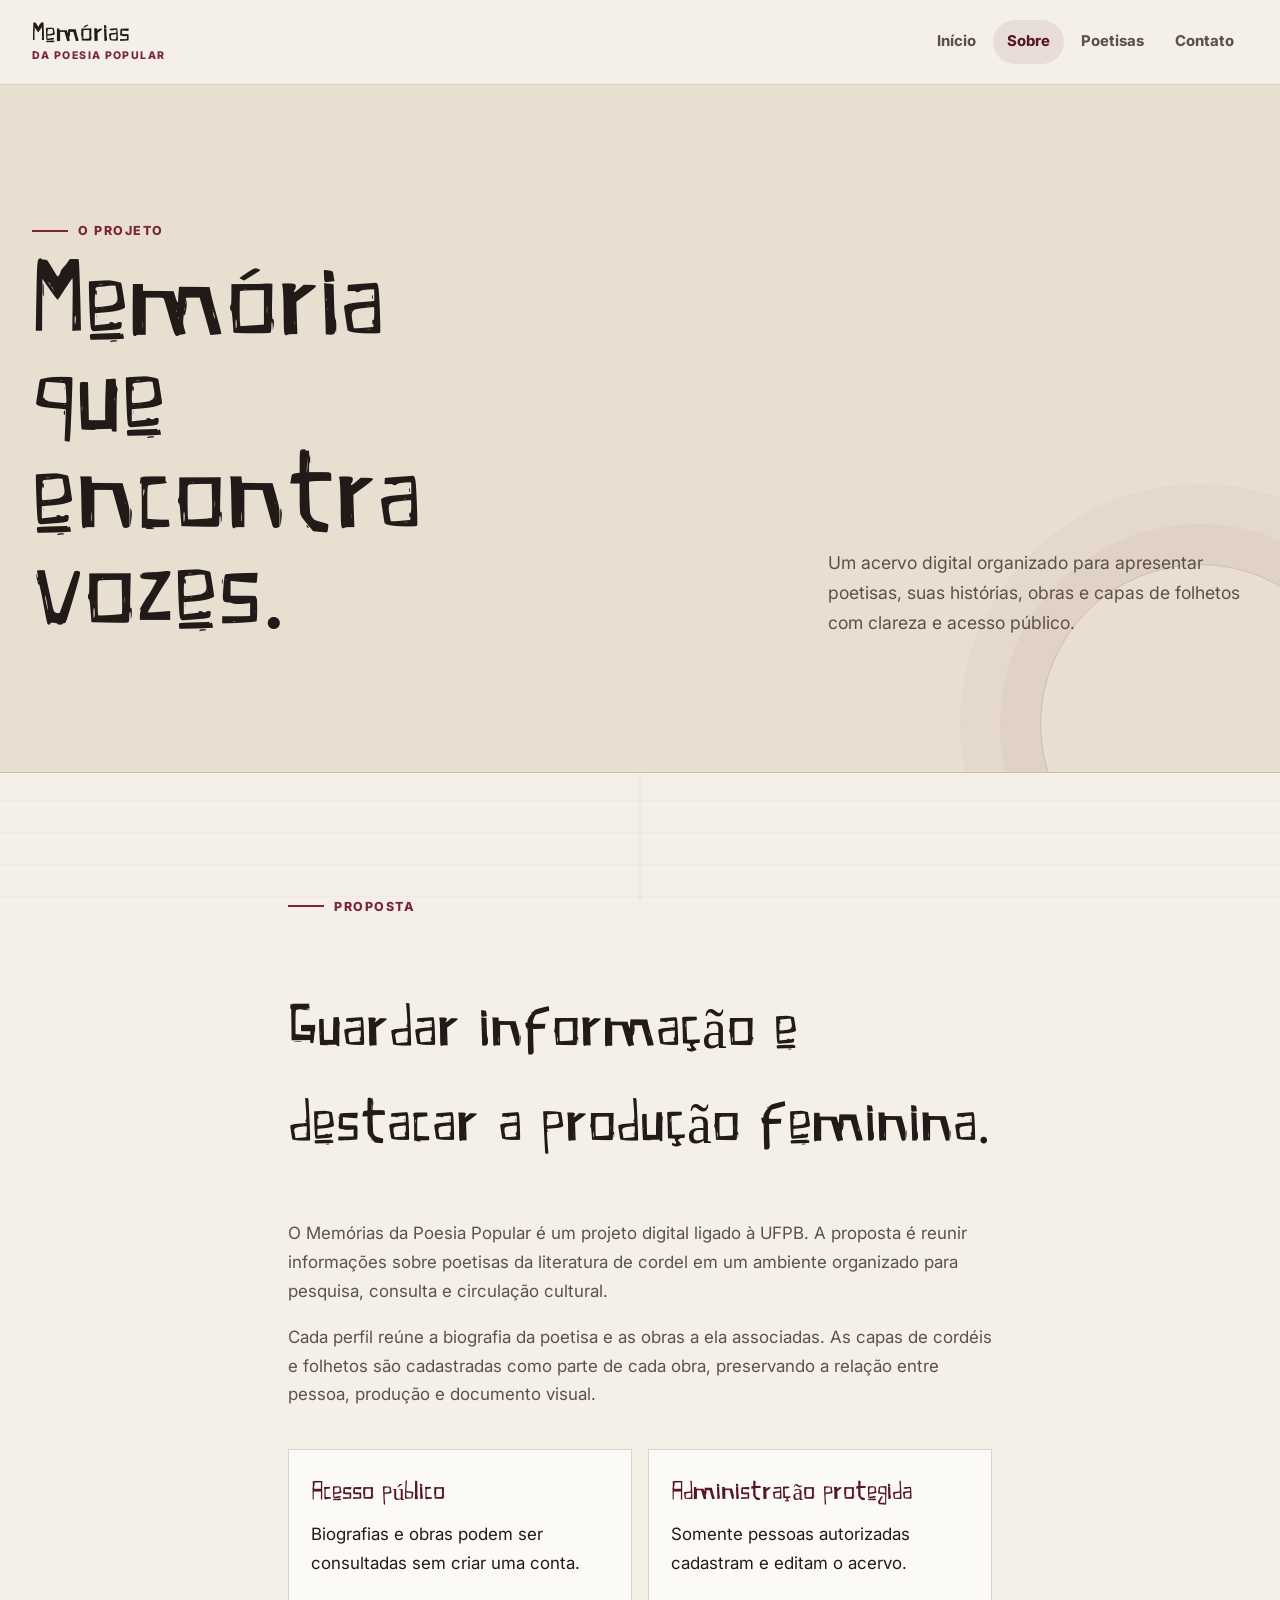
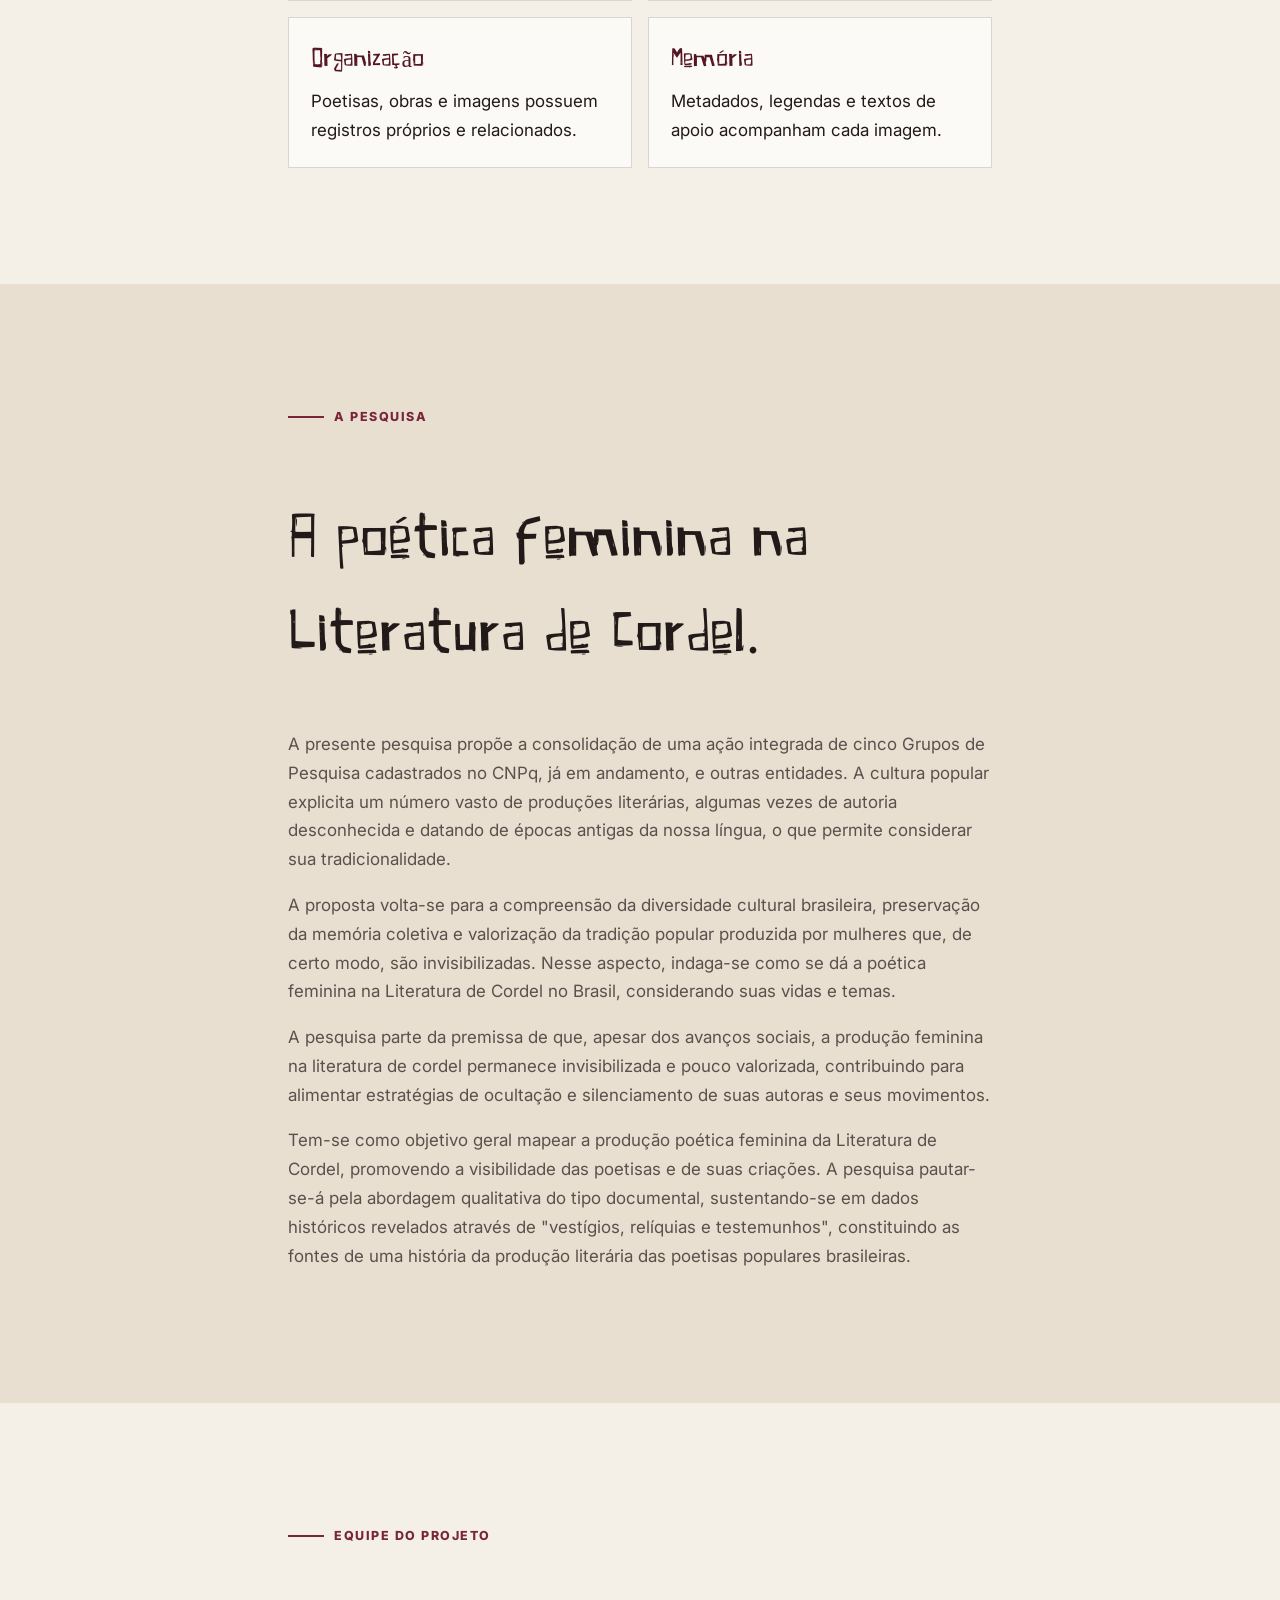
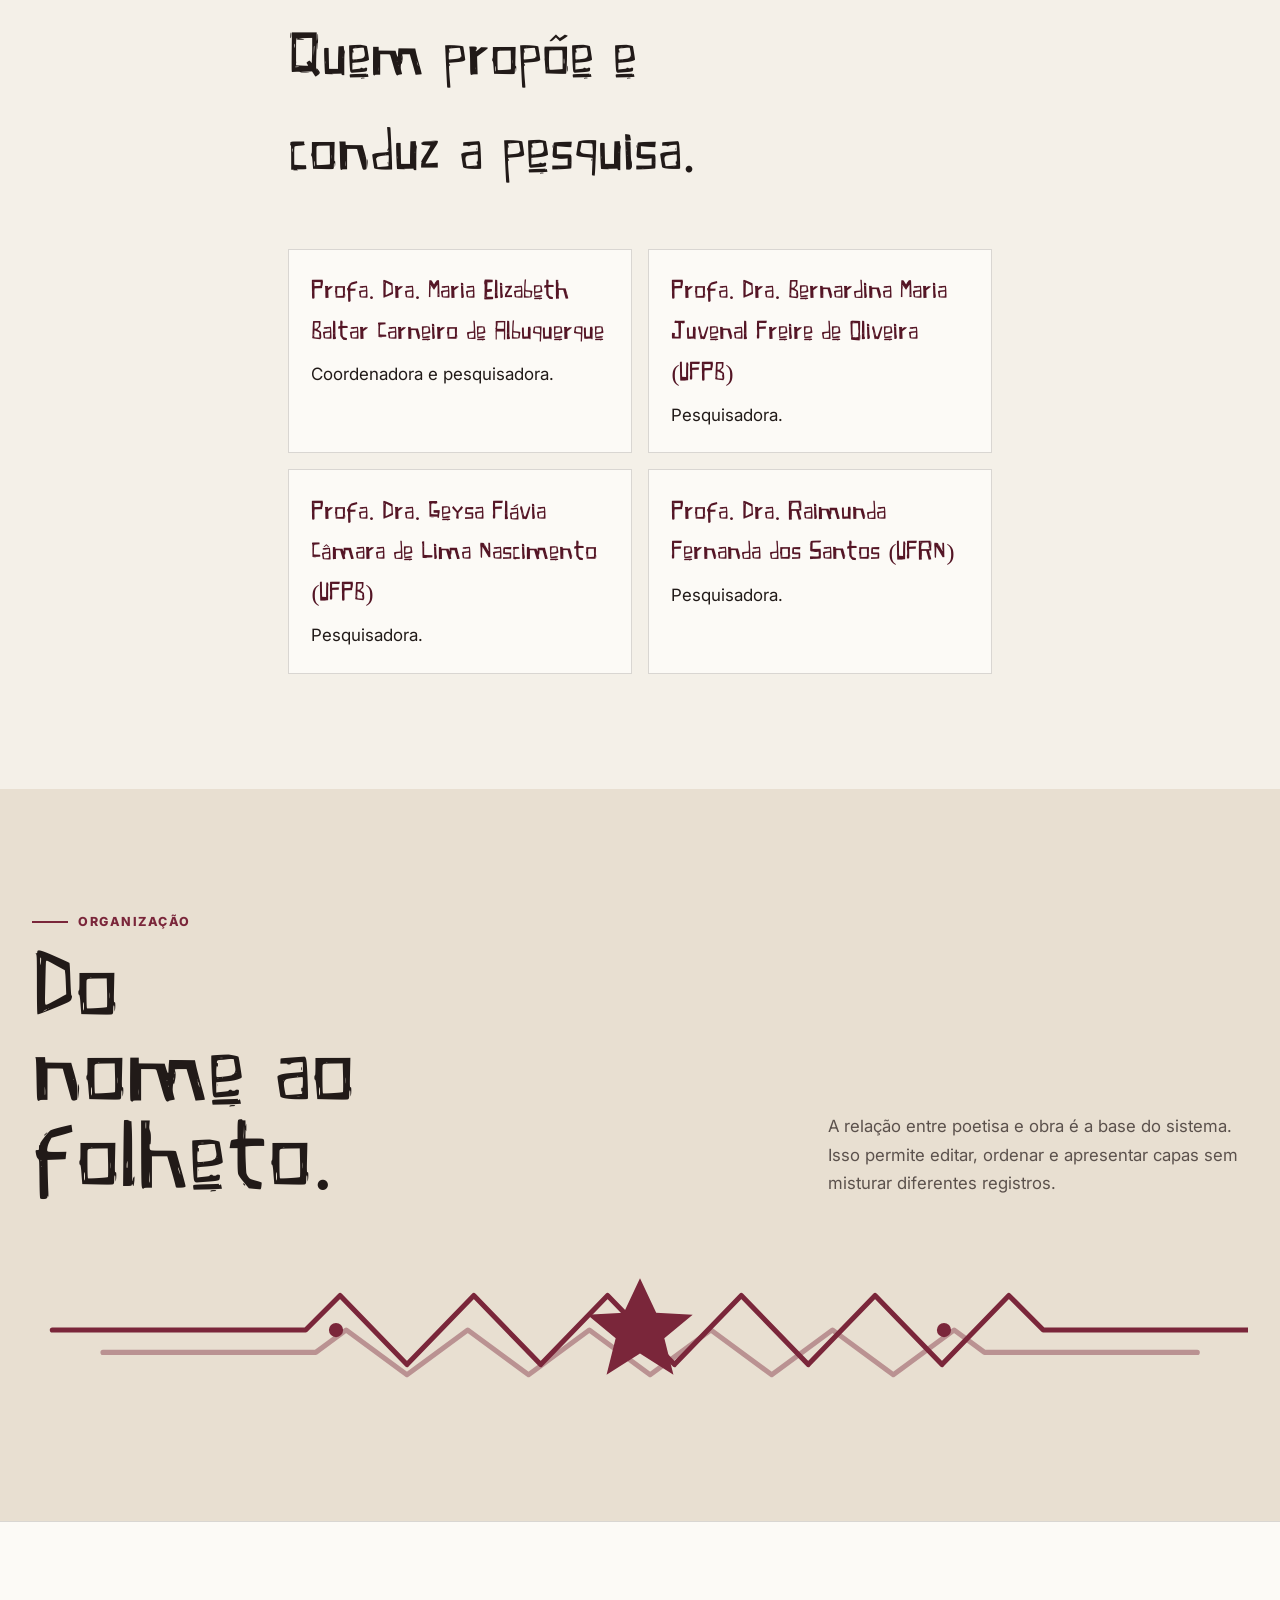
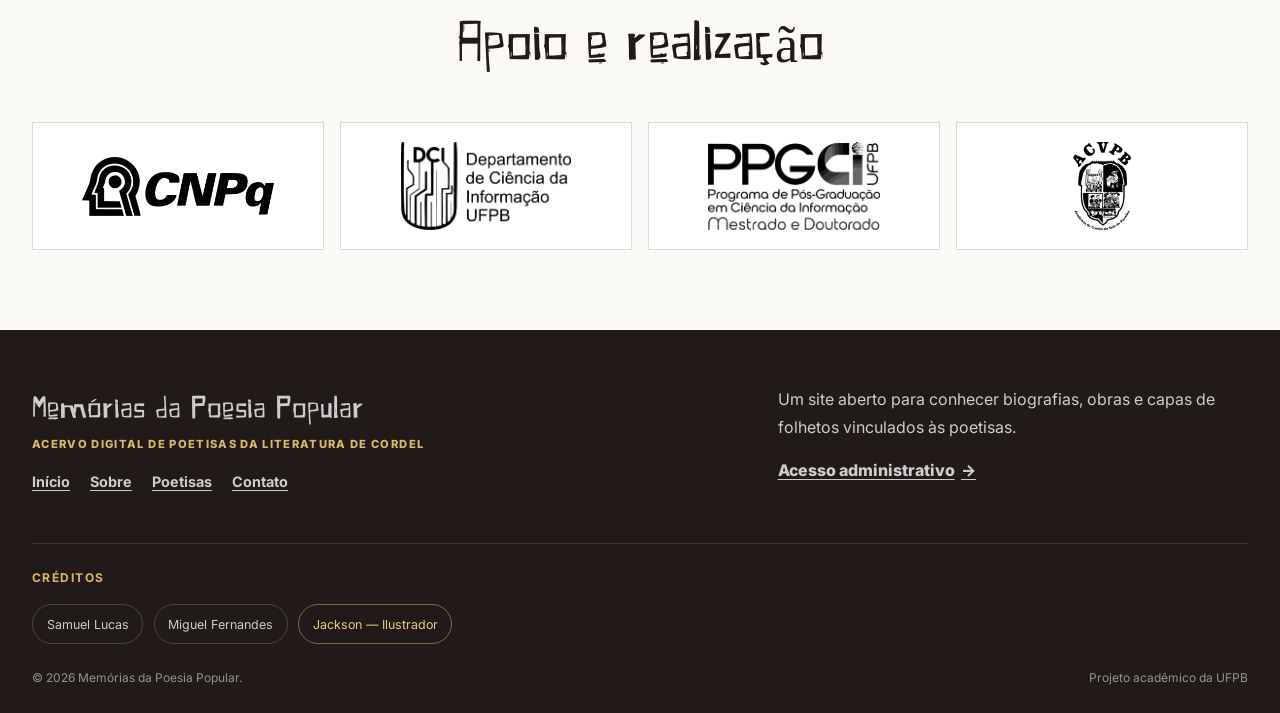
<file: site/estrutura/sobre.html>
<!doctype html>
<html lang="pt-BR">
<head>
  <meta charset="utf-8">
  <meta name="viewport" content="width=device-width, initial-scale=1">
  <meta name="description" content="Sobre o Memórias da Poesia Popular, acervo digital da UFPB dedicado a poetisas, biografias, obras e capas da literatura de cordel.">
  <meta name="theme-color" content="#7a263a">
  <title>Sobre — Memórias da Poesia Popular</title>
  <link rel="icon" href="../elementos/favicon.svg" type="image/svg+xml">
  <link rel="preconnect" href="https://fonts.googleapis.com">
  <link rel="preconnect" href="https://fonts.gstatic.com" crossorigin>
  <link href="https://fonts.googleapis.com/css2?family=Inter:wght@300;400;500;600;700&display=swap" rel="stylesheet">
  <link rel="stylesheet" href="../visual/public.css">
</head>
<body data-page="about">
  <a class="skip-link" href="#conteudo-principal">Ir para o conteúdo</a>

  <header class="site-header">
    <div class="site-header__inner">
      <a class="brand" href="index.html" aria-label="Memórias da Poesia Popular — página inicial">
        <span class="brand__title">Memórias</span>
        <span class="brand__descriptor">da Poesia Popular</span>
      </a>
      <button class="menu-toggle" type="button" aria-expanded="false" aria-controls="site-navigation" aria-label="Abrir menu">
        <span class="menu-toggle__lines" aria-hidden="true"></span>
      </button>
      <nav class="site-nav" id="site-navigation" aria-label="Navegação principal" data-open="false">
        <a class="site-nav__link" href="index.html">Início</a>
        <a class="site-nav__link" href="sobre.html" aria-current="page">Sobre</a>
        <a class="site-nav__link" href="biografias.html">Poetisas</a>
        <a class="site-nav__link" href="contato.html">Contato</a>
      </nav>
    </div>
  </header>

  <div class="config-banner" data-config-banner role="status" hidden>
    O acervo está em preparação. Novos registros serão publicados em breve.
  </div>
  <noscript>
    <div class="config-banner">Ative o JavaScript para consultar o acervo digital.</div>
  </noscript>

  <main id="conteudo-principal">
    <header class="page-hero">
      <div class="shell page-hero__inner">
        <div>
          <span class="eyebrow">O projeto</span>
          <h1>Memória que encontra vozes.</h1>
        </div>
        <p>Um acervo digital organizado para apresentar poetisas, suas histórias, obras e capas de folhetos com clareza e acesso público.</p>
      </div>
    </header>

    <section class="section" aria-labelledby="titulo-proposta">
      <div class="shell reading-width prose">
        <span class="eyebrow">Proposta</span>
        <h2 id="titulo-proposta">Guardar informação e destacar a produção feminina.</h2>
        <p>O Memórias da Poesia Popular é um projeto digital ligado à UFPB. A proposta é reunir informações sobre poetisas da literatura de cordel em um ambiente organizado para pesquisa, consulta e circulação cultural.</p>
        <p>Cada perfil reúne a biografia da poetisa e as obras a ela associadas. As capas de cordéis e folhetos são cadastradas como parte de cada obra, preservando a relação entre pessoa, produção e documento visual.</p>

        <ul class="principles-list">
          <li><strong>Acesso público</strong>Biografias e obras podem ser consultadas sem criar uma conta.</li>
          <li><strong>Administração protegida</strong>Somente pessoas autorizadas cadastram e editam o acervo.</li>
          <li><strong>Organização</strong>Poetisas, obras e imagens possuem registros próprios e relacionados.</li>
          <li><strong>Memória</strong>Metadados, legendas e textos de apoio acompanham cada imagem.</li>
        </ul>
      </div>
    </section>

    <section class="section section--deep" aria-labelledby="titulo-pesquisa">
      <div class="shell reading-width prose">
        <span class="eyebrow">A pesquisa</span>
        <h2 id="titulo-pesquisa">A poética feminina na Literatura de Cordel.</h2>
        <p>A presente pesquisa propõe a consolidação de uma ação integrada de cinco Grupos de Pesquisa cadastrados no CNPq, já em andamento, e outras entidades. A cultura popular explicita um número vasto de produções literárias, algumas vezes de autoria desconhecida e datando de épocas antigas da nossa língua, o que permite considerar sua tradicionalidade.</p>
        <p>A proposta volta-se para a compreensão da diversidade cultural brasileira, preservação da memória coletiva e valorização da tradição popular produzida por mulheres que, de certo modo, são invisibilizadas. Nesse aspecto, indaga-se como se dá a poética feminina na Literatura de Cordel no Brasil, considerando suas vidas e temas.</p>
        <p>A pesquisa parte da premissa de que, apesar dos avanços sociais, a produção feminina na literatura de cordel permanece invisibilizada e pouco valorizada, contribuindo para alimentar estratégias de ocultação e silenciamento de suas autoras e seus movimentos.</p>
        <p>Tem-se como objetivo geral mapear a produção poética feminina da Literatura de Cordel, promovendo a visibilidade das poetisas e de suas criações. A pesquisa pautar-se-á pela abordagem qualitativa do tipo documental, sustentando-se em dados históricos revelados através de "vestígios, relíquias e testemunhos", constituindo as fontes de uma história da produção literária das poetisas populares brasileiras.</p>
      </div>
    </section>

    <section class="section" aria-labelledby="titulo-equipe">
      <div class="shell reading-width prose">
        <span class="eyebrow">Equipe do projeto</span>
        <h2 id="titulo-equipe">Quem propõe e conduz a pesquisa.</h2>
        <ul class="principles-list">
          <li><strong>Profa. Dra. Maria Elizabeth Baltar Carneiro de Albuquerque</strong>Coordenadora e pesquisadora.</li>
          <li><strong>Profa. Dra. Bernardina Maria Juvenal Freire de Oliveira (UFPB)</strong>Pesquisadora.</li>
          <li><strong>Profa. Dra. Geysa Flávia Câmara de Lima Nascimento (UFPB)</strong>Pesquisadora.</li>
          <li><strong>Profa. Dra. Raimunda Fernanda dos Santos (UFRN)</strong>Pesquisadora.</li>
        </ul>
      </div>
    </section>

    <section class="section section--deep" aria-labelledby="titulo-organizacao">
      <div class="shell">
        <div class="section-heading">
          <div>
            <span class="eyebrow">Organização</span>
            <h2 id="titulo-organizacao">Do nome ao folheto.</h2>
          </div>
          <p>A relação entre poetisa e obra é a base do sistema. Isso permite editar, ordenar e apresentar capas sem misturar diferentes registros.</p>
        </div>
        <img class="folio-rule" src="../elementos/fio-memoria.svg" alt="" width="1200" height="120" loading="lazy" decoding="async">
      </div>
    </section>
  </main>

  <section class="supporters" aria-labelledby="titulo-apoiadores">
    <div class="shell supporters__inner">
      <h2 id="titulo-apoiadores">Apoio e realização</h2>
      <div class="supporters__grid">
        <div class="supporter"><img src="../logos/CNPq.png" alt="CNPq" width="720" height="222" loading="lazy" decoding="async"></div>
        <div class="supporter"><img src="../logos/DCI.png" alt="DCI" width="720" height="371" loading="lazy" decoding="async"></div>
        <div class="supporter"><img src="../logos/PPGCI.png" alt="PPGCI" width="720" height="368" loading="lazy" decoding="async"></div>
        <div class="supporter"><img src="../logos/ACVPB.png" alt="ACVPB" width="360" height="540" loading="lazy" decoding="async"></div>
      </div>
    </div>
  </section>

  <footer class="site-footer">
    <div class="shell">
      <div class="footer-grid">
        <div>
          <div class="footer-brand">
            <strong>Memórias da Poesia Popular</strong>
            <span>Acervo digital de poetisas da literatura de cordel</span>
          </div>
          <nav class="footer-nav" aria-label="Navegação do rodapé">
            <a href="index.html">Início</a>
            <a href="sobre.html">Sobre</a>
            <a href="biografias.html">Poetisas</a>
            <a href="contato.html">Contato</a>
          </nav>
        </div>
        <div>
          <p>Um site aberto para conhecer biografias, obras e capas de folhetos vinculados às poetisas.</p>
          <a class="text-link" href="admin.html">Acesso administrativo</a>
        </div>
      </div>
      <section class="credits" aria-labelledby="titulo-creditos">
        <h2 id="titulo-creditos">Créditos</h2>
        <div class="credits__group">
          <a class="credit-pill" href="https://portsamuellmsa.vercel.app/" target="_blank" rel="noopener noreferrer">Samuel Lucas</a>
          <a class="credit-pill" href="https://miguelfernandes3d2-netizen.github.io/portifolio.green/" target="_blank" rel="noopener noreferrer">Miguel Fernandes</a>
          <span class="credit-pill credit-pill--illustrator">Jackson — Ilustrador</span>
        </div>
      </section>
      <div class="footer-bottom">
        <span>© <span data-current-year>2026</span> Memórias da Poesia Popular.</span>
        <span>Projeto acadêmico da UFPB</span>
      </div>
    </div>
  </footer>

  <script src="../back/supabase-config.js"></script>
  <script src="../back/acervo.js"></script>
  <script src="../back/common.js"></script>
</body>
</html>
</file>
<file: site/visual/public.css>
@font-face {
  font-family: "Jackson Xilogravura";
  src: url("../fonts/JacksonXilogravura-Regular.otf") format("opentype");
  font-style: normal;
  font-weight: 400;
  font-display: swap;
}

:root {
  color-scheme: light;
  --paper: #f4f0e8;
  --paper-deep: #e8dfd1;
  --surface: #fcfaf6;
  --surface-strong: #ffffff;
  --ink: #211a18;
  --ink-soft: #5b514c;
  --wine: #7a263a;
  --wine-dark: #541525;
  --brass: #c29a4a;
  --sage: #53665a;
  --danger: #a52a2a;
  --line: rgba(33, 26, 24, 0.16);
  --line-strong: rgba(33, 26, 24, 0.3);
  --shadow-sm: 0 8px 24px rgba(33, 26, 24, 0.08);
  --shadow-md: 0 18px 52px rgba(33, 26, 24, 0.12);
  --radius-sm: 0.45rem;
  --radius-md: 0.9rem;
  --radius-lg: 1.4rem;
  --font-display: "Jackson Xilogravura", Georgia, serif;
  --font-body: Inter, ui-sans-serif, system-ui, -apple-system, BlinkMacSystemFont, "Segoe UI", sans-serif;
  --content: 76rem;
  --reading: 44rem;
  --header-height: 5.25rem;
}

*,
*::before,
*::after {
  box-sizing: border-box;
}

html {
  scroll-behavior: smooth;
  scroll-padding-top: calc(var(--header-height) + 1.5rem);
  overflow-x: clip;
}

body {
  margin: 0;
  min-width: 20rem;
  overflow-x: hidden;
  background: var(--paper);
  color: var(--ink);
  font-family: var(--font-body);
  font-size: 1rem;
  line-height: 1.7;
  text-rendering: optimizeLegibility;
  -webkit-font-smoothing: antialiased;
}

body::before {
  position: fixed;
  inset: 0;
  z-index: -2;
  background:
    linear-gradient(90deg, transparent 0 49.85%, rgba(122, 38, 58, 0.035) 49.9% 50.1%, transparent 50.15%),
    linear-gradient(rgba(33, 26, 24, 0.025) 1px, transparent 1px);
  background-size: 100% 100%, 100% 2rem;
  content: "";
  pointer-events: none;
}

img,
svg {
  display: block;
  max-width: 100%;
}

img {
  height: auto;
}

button,
input,
select,
textarea {
  color: inherit;
  font: inherit;
}

button,
a {
  -webkit-tap-highlight-color: transparent;
}

button {
  border: 0;
}

a {
  color: var(--wine-dark);
  text-decoration-thickness: 0.08em;
  text-underline-offset: 0.2em;
}

a:hover {
  color: var(--wine);
}

h1,
h2,
h3,
p,
ul,
ol,
figure,
blockquote {
  margin-top: 0;
}

h1,
h2,
h3 {
  text-wrap: balance;
}

p {
  text-wrap: pretty;
}

::selection {
  background: var(--wine);
  color: #fff;
}

:focus-visible {
  outline: 3px solid var(--brass);
  outline-offset: 3px;
}

[hidden] {
  display: none !important;
}

.visually-hidden {
  position: absolute !important;
  width: 1px !important;
  height: 1px !important;
  padding: 0 !important;
  overflow: hidden !important;
  clip: rect(0, 0, 0, 0) !important;
  clip-path: inset(50%) !important;
  border: 0 !important;
  white-space: nowrap !important;
}

.skip-link {
  position: fixed;
  top: 0.75rem;
  left: 0.75rem;
  z-index: 1000;
  padding: 0.75rem 1rem;
  transform: translateY(-150%);
  border-radius: var(--radius-sm);
  background: var(--ink);
  color: #fff;
  font-weight: 700;
}

.skip-link:focus {
  transform: translateY(0);
}

.display {
  font-family: var(--font-display);
  font-weight: 400;
  letter-spacing: 0.01em;
}

.shell {
  width: min(100% - 2rem, var(--content));
  margin-inline: auto;
}

.reading-width {
  width: min(100%, var(--reading));
}

.section {
  position: relative;
  padding-block: clamp(4.5rem, 9vw, 8rem);
}

.section--deep {
  background: var(--paper-deep);
}

.section--surface {
  background: var(--surface);
}

.section-heading {
  display: grid;
  grid-template-columns: minmax(0, 1fr) minmax(16rem, 0.55fr);
  gap: 2rem;
  align-items: end;
  margin-bottom: clamp(2.5rem, 5vw, 4.5rem);
}

.section-heading h1,
.section-heading h2 {
  max-width: 13ch;
  margin-bottom: 0;
  font-family: var(--font-display);
  font-size: clamp(2.45rem, 7vw, 5.4rem);
  font-weight: 400;
  line-height: 0.98;
}

.section-heading p {
  max-width: 36rem;
  margin-bottom: 0.4rem;
  color: var(--ink-soft);
  font-size: 1.05rem;
}

.eyebrow {
  display: inline-flex;
  align-items: center;
  gap: 0.65rem;
  margin-bottom: 1.1rem;
  color: var(--wine);
  font-size: 0.78rem;
  font-weight: 800;
  letter-spacing: 0.12em;
  text-transform: uppercase;
}

.eyebrow::before {
  width: 2.25rem;
  height: 2px;
  background: var(--wine);
  content: "";
}

.lede {
  max-width: 46rem;
  color: var(--ink-soft);
  font-size: clamp(1.12rem, 2vw, 1.35rem);
  line-height: 1.65;
}

.button {
  display: inline-flex;
  min-height: 3rem;
  align-items: center;
  justify-content: center;
  gap: 0.65rem;
  padding: 0.8rem 1.15rem;
  border: 1px solid transparent;
  border-radius: 999px;
  background: var(--wine);
  color: #fff;
  cursor: pointer;
  font-weight: 800;
  line-height: 1.15;
  text-align: center;
  text-decoration: none;
  transition: background-color 180ms ease, border-color 180ms ease, color 180ms ease, transform 180ms ease;
}

.button:hover {
  background: var(--wine-dark);
  color: #fff;
  transform: translateY(-1px);
}

.button--secondary {
  border-color: var(--wine);
  background: transparent;
  color: var(--wine-dark);
}

.button--secondary:hover {
  background: var(--wine);
  color: #fff;
}

.button--quiet {
  border-color: var(--line);
  background: var(--surface);
  color: var(--ink);
}

.button--quiet:hover {
  border-color: var(--wine);
  background: var(--surface);
  color: var(--wine-dark);
}

.button[disabled],
button[disabled] {
  cursor: not-allowed;
  opacity: 0.58;
  transform: none;
}

.text-link {
  display: inline-flex;
  align-items: center;
  gap: 0.4rem;
  font-weight: 800;
}

.text-link::after {
  content: "→";
  transition: transform 180ms ease;
}

.text-link:hover::after {
  transform: translateX(0.25rem);
}

/* ═══════════════════════════════════════════════════════════════
   HEADER AND NAVIGATION
   ═══════════════════════════════════════════════════════════════ */

.site-header {
  position: sticky;
  top: 0;
  z-index: 100;
  min-height: var(--header-height);
  border-bottom: 1px solid var(--line);
  background: rgba(244, 240, 232, 0.96);
  backdrop-filter: blur(14px);
}

.site-header__inner {
  display: grid;
  width: min(100% - 2rem, var(--content));
  min-height: var(--header-height);
  margin-inline: auto;
  grid-template-columns: auto 1fr;
  gap: 1.25rem;
  align-items: center;
}

.brand {
  display: inline-grid;
  min-width: 0;
  color: var(--ink);
  line-height: 1;
  text-decoration: none;
}

.brand__title {
  font-family: var(--font-display);
  font-size: 1.55rem;
}

.brand__descriptor {
  margin-top: 0.2rem;
  color: var(--wine);
  font-size: 0.66rem;
  font-weight: 800;
  letter-spacing: 0.13em;
  text-transform: uppercase;
}

.site-nav {
  display: flex;
  align-items: center;
  justify-content: flex-end;
  gap: 0.25rem;
}

.site-nav__link {
  display: inline-flex;
  min-height: 2.75rem;
  align-items: center;
  padding: 0.55rem 0.85rem;
  border-radius: 999px;
  color: var(--ink-soft);
  font-size: 0.93rem;
  font-weight: 750;
  text-decoration: none;
}

.site-nav__link:hover,
.site-nav__link[aria-current="page"] {
  background: rgba(122, 38, 58, 0.09);
  color: var(--wine-dark);
}

.menu-toggle {
  display: none;
  width: 2.9rem;
  height: 2.9rem;
  padding: 0.65rem;
  border: 1px solid var(--line);
  border-radius: 50%;
  background: var(--surface);
  cursor: pointer;
}

.menu-toggle__lines,
.menu-toggle__lines::before,
.menu-toggle__lines::after {
  display: block;
  width: 100%;
  height: 2px;
  background: var(--ink);
  content: "";
  transition: transform 180ms ease, opacity 180ms ease;
}

.menu-toggle__lines {
  position: relative;
  margin: auto;
}

.menu-toggle__lines::before {
  position: absolute;
  top: -0.42rem;
}

.menu-toggle__lines::after {
  position: absolute;
  top: 0.42rem;
}

.menu-toggle[aria-expanded="true"] .menu-toggle__lines {
  background: transparent;
}

.menu-toggle[aria-expanded="true"] .menu-toggle__lines::before {
  top: 0;
  transform: rotate(45deg);
}

.menu-toggle[aria-expanded="true"] .menu-toggle__lines::after {
  top: 0;
  transform: rotate(-45deg);
}

/* ═══════════════════════════════════════════════════════════════
   HOME
   ═══════════════════════════════════════════════════════════════ */

.home-hero {
  position: relative;
  display: grid;
  min-height: calc(100svh - var(--header-height));
  align-items: center;
  overflow: hidden;
  border-bottom: 1px solid var(--line);
}

.home-hero__inner {
  display: grid;
  padding-block: clamp(4rem, 10vw, 8rem);
  grid-template-columns: minmax(0, 1.15fr) minmax(18rem, 0.85fr);
  gap: clamp(2.5rem, 7vw, 7rem);
  align-items: center;
}

.home-hero h1 {
  max-width: 11ch;
  margin-bottom: 1.5rem;
  font-family: var(--font-display);
  font-size: clamp(3.1rem, 8vw, 7.25rem);
  font-weight: 400;
  line-height: 0.93;
}

.home-hero h1 span {
  display: block;
  color: var(--wine);
}

.home-hero__copy {
  max-width: 42rem;
}

.home-hero__actions {
  display: flex;
  flex-wrap: wrap;
  gap: 0.75rem;
  margin-top: 2rem;
}

.matrix-art {
  position: relative;
  width: min(100%, 31rem);
  margin-inline: auto;
}

.matrix-art__main {
  width: 100%;
  border: 1px solid rgba(122, 38, 58, 0.3);
  box-shadow: var(--shadow-md);
}

.matrix-art__label {
  position: absolute;
  right: -0.75rem;
  bottom: 1.6rem;
  padding: 0.7rem 1rem;
  background: var(--brass);
  color: var(--ink);
  font-size: 0.75rem;
  font-weight: 900;
  letter-spacing: 0.09em;
  text-transform: uppercase;
  transform: rotate(-2deg);
}

.folio-rule {
  width: 100%;
  margin-block: 1rem;
}

.pillars {
  display: grid;
  margin-top: 2.25rem;
  grid-template-columns: repeat(3, 1fr);
  border-top: 1px solid var(--line);
}

.pillar {
  padding: 1.2rem 1.2rem 0 0;
}

.pillar + .pillar {
  padding-left: 1.2rem;
  border-left: 1px solid var(--line);
}

.pillar strong {
  display: block;
  margin-bottom: 0.35rem;
  color: var(--wine-dark);
  font-family: var(--font-display);
  font-size: 1.5rem;
  font-weight: 400;
}

.pillar span {
  color: var(--ink-soft);
  font-size: 0.88rem;
}

.project-intro {
  display: grid;
  grid-template-columns: minmax(14rem, 0.4fr) minmax(0, 1fr);
  gap: clamp(2rem, 7vw, 7rem);
}

.project-intro__number {
  color: var(--wine);
  font-family: var(--font-display);
  font-size: clamp(5rem, 14vw, 11rem);
  line-height: 0.8;
}

.project-intro__copy p {
  max-width: 48rem;
  color: var(--ink-soft);
  font-size: 1.1rem;
}

.feature-grid,
.poetisa-grid {
  display: grid;
  grid-template-columns: repeat(3, minmax(0, 1fr));
  gap: 1.25rem;
}

.poetisa-card {
  position: relative;
  display: grid;
  min-height: 100%;
  overflow: hidden;
  border: 1px solid var(--line);
  border-radius: var(--radius-md);
  background: var(--surface);
  color: inherit;
  grid-template-rows: auto 1fr;
  text-decoration: none;
  transition: border-color 180ms ease, box-shadow 180ms ease, transform 180ms ease;
}

.poetisa-card:hover {
  border-color: rgba(122, 38, 58, 0.5);
  box-shadow: var(--shadow-md);
  color: inherit;
  transform: translateY(-4px);
}

.poetisa-card__portrait {
  position: relative;
  aspect-ratio: 4 / 5;
  overflow: hidden;
  background: var(--paper-deep);
}

.poetisa-card__portrait img {
  width: 100%;
  height: 100%;
  object-fit: cover;
  transition: transform 260ms ease;
}

.poetisa-card:hover .poetisa-card__portrait img {
  transform: scale(1.025);
}

.poetisa-card__fallback {
  display: grid;
  width: 100%;
  height: 100%;
  place-items: center;
  background:
    linear-gradient(135deg, rgba(122, 38, 58, 0.92), rgba(84, 21, 37, 0.96)),
    var(--wine);
  color: #fff;
  font-family: var(--font-display);
  font-size: clamp(3rem, 7vw, 5rem);
}

.poetisa-card__body {
  display: flex;
  padding: 1.3rem;
  flex-direction: column;
}

.poetisa-card__name {
  margin-bottom: 0.65rem;
  font-family: var(--font-display);
  font-size: clamp(1.55rem, 3vw, 2.1rem);
  font-weight: 400;
  line-height: 1.05;
}

.poetisa-card__summary {
  display: -webkit-box;
  margin-bottom: 1.25rem;
  overflow: hidden;
  color: var(--ink-soft);
  -webkit-box-orient: vertical;
  -webkit-line-clamp: 4;
}

.poetisa-card__action {
  margin-top: auto;
  color: var(--wine-dark);
  font-size: 0.88rem;
  font-weight: 850;
}

.poetisa-card__action::after {
  margin-left: 0.35rem;
  content: "→";
}

.comments-panel {
  display: grid;
  overflow: hidden;
  border: 1px solid var(--line);
  border-radius: var(--radius-lg);
  background: var(--ink);
  color: #f8f3ea;
  grid-template-columns: 0.7fr 1.3fr;
}

.comments-panel__intro {
  padding: clamp(2rem, 5vw, 4rem);
  background: var(--wine);
}

.comments-panel__intro h2 {
  margin-bottom: 0;
  font-family: var(--font-display);
  font-size: clamp(2.5rem, 6vw, 4.7rem);
  font-weight: 400;
  line-height: 0.95;
}

.comments-panel__content {
  display: grid;
  min-height: 18rem;
  padding: clamp(2rem, 5vw, 4rem);
  place-items: center;
  text-align: center;
}

.comments-panel__content p {
  max-width: 35rem;
  margin-bottom: 0;
  color: rgba(255, 255, 255, 0.76);
}

/* ═══════════════════════════════════════════════════════════════
   INNER PAGE HERO
   ═══════════════════════════════════════════════════════════════ */

.page-hero {
  position: relative;
  overflow: hidden;
  padding-block: clamp(4.5rem, 10vw, 8rem);
  border-bottom: 1px solid var(--line);
  background: var(--paper-deep);
}

.page-hero::after {
  position: absolute;
  right: -5rem;
  bottom: -7rem;
  width: 20rem;
  height: 20rem;
  border: 1px solid rgba(122, 38, 58, 0.2);
  border-radius: 50%;
  box-shadow: 0 0 0 2.5rem rgba(122, 38, 58, 0.04), 0 0 0 5rem rgba(122, 38, 58, 0.03);
  content: "";
}

.page-hero__inner {
  position: relative;
  z-index: 1;
  display: grid;
  grid-template-columns: minmax(0, 1fr) minmax(16rem, 0.55fr);
  gap: 2rem;
  align-items: end;
}

.page-hero h1 {
  max-width: 12ch;
  margin-bottom: 0;
  font-family: var(--font-display);
  font-size: clamp(3rem, 8vw, 6.5rem);
  font-weight: 400;
  line-height: 0.94;
}

.page-hero p {
  max-width: 38rem;
  margin-bottom: 0.4rem;
  color: var(--ink-soft);
  font-size: 1.1rem;
}

/* ═══════════════════════════════════════════════════════════════
   BIOGRAPHY INDEX
   ═══════════════════════════════════════════════════════════════ */

.catalog-tools {
  position: sticky;
  top: var(--header-height);
  z-index: 20;
  display: grid;
  margin-bottom: 2.5rem;
  padding-block: 1rem;
  border-bottom: 1px solid var(--line);
  background: rgba(244, 240, 232, 0.96);
  backdrop-filter: blur(12px);
  grid-template-columns: minmax(14rem, 0.7fr) minmax(0, 1.3fr);
  gap: 1rem;
  align-items: center;
}

.search-field {
  position: relative;
}

.search-field label {
  position: absolute;
  width: 1px;
  height: 1px;
  overflow: hidden;
  clip: rect(0 0 0 0);
  clip-path: inset(50%);
  white-space: nowrap;
}

.search-field input {
  width: 100%;
  min-height: 2.85rem;
  padding: 0.65rem 0.9rem 0.65rem 2.6rem;
  border: 1px solid var(--line-strong);
  border-radius: 999px;
  background: var(--surface);
}

.search-field__icon {
  position: absolute;
  top: 50%;
  left: 0.9rem;
  width: 1rem;
  height: 1rem;
  border: 2px solid var(--wine);
  border-radius: 50%;
  transform: translateY(-58%);
  pointer-events: none;
}

.search-field__icon::after {
  position: absolute;
  right: -0.38rem;
  bottom: -0.22rem;
  width: 0.45rem;
  height: 2px;
  background: var(--wine);
  content: "";
  transform: rotate(45deg);
}

.letter-filter {
  display: flex;
  flex-wrap: wrap;
  justify-content: flex-end;
  gap: 0.25rem;
}

.letter-filter a,
.letter-filter span {
  display: grid;
  width: 2.1rem;
  height: 2.1rem;
  place-items: center;
  border-radius: 50%;
  color: var(--ink-soft);
  font-size: 0.8rem;
  font-weight: 800;
  text-decoration: none;
}

.letter-filter a:hover,
.letter-filter a[aria-current="true"] {
  background: var(--wine);
  color: #fff;
}

.letter-filter span {
  opacity: 0.3;
}

.catalog-status {
  display: flex;
  margin-bottom: 1.5rem;
  align-items: center;
  justify-content: space-between;
  gap: 1rem;
  color: var(--ink-soft);
  font-size: 0.9rem;
}

.load-more {
  display: flex;
  margin-top: 2.5rem;
  justify-content: center;
}

/* ═══════════════════════════════════════════════════════════════
   POETISA PROFILE
   ═══════════════════════════════════════════════════════════════ */

.profile-header {
  display: grid;
  padding-block: clamp(3.5rem, 8vw, 7rem);
  grid-template-columns: minmax(15rem, 0.68fr) minmax(0, 1.32fr);
  gap: clamp(2rem, 7vw, 6rem);
  align-items: start;
}

.profile-portrait {
  position: sticky;
  top: calc(var(--header-height) + 1.5rem);
}

.profile-portrait__frame {
  overflow: hidden;
  aspect-ratio: 4 / 5;
  border: 1px solid var(--wine);
  background: var(--paper-deep);
  box-shadow: 1rem 1rem 0 rgba(122, 38, 58, 0.09);
}

.profile-portrait img {
  width: 100%;
  height: 100%;
  object-fit: cover;
}

.profile-portrait__fallback {
  display: grid;
  width: 100%;
  height: 100%;
  place-items: center;
  background: var(--wine);
  color: #fff;
  font-family: var(--font-display);
  font-size: 5rem;
}

.profile-copy h1 {
  max-width: 12ch;
  margin-bottom: 1.5rem;
  font-family: var(--font-display);
  font-size: clamp(3rem, 8vw, 6.5rem);
  font-weight: 400;
  line-height: 0.94;
}

.biography {
  max-width: 46rem;
  color: var(--ink-soft);
  font-size: 1.08rem;
}

.biography p:first-child::first-letter {
  float: left;
  margin: 0.12em 0.12em 0 0;
  color: var(--wine);
  font-family: var(--font-display);
  font-size: 3.7em;
  line-height: 0.8;
}

.works-section {
  border-top: 1px solid var(--line);
}

.works-heading {
  display: flex;
  margin-bottom: 2rem;
  align-items: end;
  justify-content: space-between;
  gap: 1rem;
}

.works-heading h2 {
  margin-bottom: 0;
  font-family: var(--font-display);
  font-size: clamp(2.4rem, 6vw, 4.2rem);
  font-weight: 400;
}

.works-gallery {
  display: grid;
  grid-template-columns: repeat(4, minmax(0, 1fr));
  gap: 1.25rem;
}

.work-card {
  margin: 0;
}

.work-card__button {
  width: 100%;
  padding: 0;
  background: transparent;
  cursor: zoom-in;
  text-align: left;
}

.work-card__image {
  width: 100%;
  aspect-ratio: 4 / 5;
  object-fit: cover;
  border: 1px solid var(--line-strong);
  background: var(--paper-deep);
  box-shadow: var(--shadow-sm);
  transition: transform 180ms ease, box-shadow 180ms ease;
}

.work-card__button:hover .work-card__image,
.work-card__button:focus-visible .work-card__image {
  box-shadow: var(--shadow-md);
  transform: translateY(-3px);
}

.work-card figcaption {
  padding-top: 0.75rem;
}

.work-card strong,
.work-card span {
  display: block;
}

.work-card strong {
  line-height: 1.35;
}

.work-card span {
  margin-top: 0.25rem;
  color: var(--ink-soft);
  font-size: 0.82rem;
}

.lightbox {
  width: min(92vw, 70rem);
  max-height: 92vh;
  padding: 0;
  overflow: auto;
  border: 0;
  background: var(--ink);
  color: #fff;
}

.lightbox::backdrop {
  background: rgba(33, 26, 24, 0.86);
  backdrop-filter: blur(8px);
}

.lightbox__bar {
  display: flex;
  padding: 0.8rem 1rem;
  align-items: center;
  justify-content: space-between;
  gap: 1rem;
}

.lightbox__bar p {
  margin: 0;
}

.lightbox__close {
  min-width: 2.75rem;
  min-height: 2.75rem;
  border: 1px solid rgba(255, 255, 255, 0.3);
  border-radius: 50%;
  background: transparent;
  color: #fff;
  cursor: pointer;
}

.lightbox img {
  width: 100%;
  max-height: 78vh;
  object-fit: contain;
}

/* ═══════════════════════════════════════════════════════════════
   ABOUT, CONTACT AND GENERAL CONTENT
   ═══════════════════════════════════════════════════════════════ */

.prose {
  max-width: var(--reading);
}

.prose h2 {
  margin-top: 3rem;
  font-family: var(--font-display);
  font-size: clamp(2.2rem, 5vw, 3.5rem);
  font-weight: 400;
}

.prose p,
.prose li {
  color: var(--ink-soft);
  font-size: 1.06rem;
}

.principles-list {
  display: grid;
  margin: 2.5rem 0 0;
  padding: 0;
  grid-template-columns: repeat(2, minmax(0, 1fr));
  gap: 1rem;
  list-style: none;
}

.principles-list li {
  padding: 1.4rem;
  border: 1px solid var(--line);
  background: var(--surface);
  color: var(--ink);
}

.principles-list strong {
  display: block;
  margin-bottom: 0.4rem;
  color: var(--wine-dark);
  font-family: var(--font-display);
  font-size: 1.5rem;
  font-weight: 400;
}

.contact-layout {
  display: grid;
  grid-template-columns: minmax(0, 0.75fr) minmax(20rem, 1.25fr);
  gap: clamp(2rem, 7vw, 6rem);
  align-items: start;
}

.contact-note {
  padding: 1.5rem;
  border: 1px solid var(--line);
  border-left: 5px solid var(--wine);
  background: var(--surface);
}

.contact-note p:last-child {
  margin-bottom: 0;
}

.form-card {
  padding: clamp(1.5rem, 4vw, 2.5rem);
  border: 1px solid var(--line);
  border-radius: var(--radius-lg);
  background: var(--surface);
  box-shadow: var(--shadow-sm);
}

.form-grid {
  display: grid;
  grid-template-columns: repeat(2, minmax(0, 1fr));
  gap: 1rem;
}

.form-field {
  display: grid;
  gap: 0.4rem;
}

.form-field--full {
  grid-column: 1 / -1;
}

.form-field label,
.form-field legend {
  font-size: 0.88rem;
  font-weight: 800;
}

.form-field input,
.form-field textarea,
.form-field select {
  width: 100%;
  min-height: 3rem;
  padding: 0.75rem 0.85rem;
  border: 1px solid var(--line-strong);
  border-radius: var(--radius-sm);
  background: var(--surface-strong);
}

.form-field textarea {
  min-height: 9rem;
  resize: vertical;
}

.form-field small {
  color: var(--ink-soft);
}

.form-actions {
  display: flex;
  margin-top: 1.25rem;
  align-items: center;
  gap: 1rem;
}

.form-message {
  min-height: 1.5rem;
  margin: 0;
  font-weight: 700;
}

.form-message[data-tone="error"] {
  color: var(--danger);
}

.form-message[data-tone="success"] {
  color: var(--sage);
}

/* ═══════════════════════════════════════════════════════════════
   STATES
   ═══════════════════════════════════════════════════════════════ */

.state-panel {
  display: grid;
  min-height: 16rem;
  padding: 2rem;
  place-items: center;
  border: 1px dashed var(--line-strong);
  background: rgba(252, 250, 246, 0.65);
  text-align: center;
}

.state-panel__inner {
  max-width: 36rem;
}

.state-panel h2,
.state-panel h3 {
  margin-bottom: 0.5rem;
  font-family: var(--font-display);
  font-size: 2rem;
  font-weight: 400;
}

.state-panel p {
  color: var(--ink-soft);
}

.skeleton-grid {
  display: grid;
  grid-template-columns: repeat(3, minmax(0, 1fr));
  gap: 1.25rem;
}

.skeleton-card {
  overflow: hidden;
  border: 1px solid var(--line);
  border-radius: var(--radius-md);
  background: var(--surface);
}

.skeleton-card__image,
.skeleton-card__line {
  background: linear-gradient(90deg, var(--paper-deep), #f7f2e9, var(--paper-deep));
  background-size: 200% 100%;
  animation: skeleton 1.4s linear infinite;
}

.skeleton-card__image {
  aspect-ratio: 4 / 5;
}

.skeleton-card__body {
  display: grid;
  padding: 1.2rem;
  gap: 0.7rem;
}

.skeleton-card__line {
  width: 75%;
  height: 1.4rem;
  border-radius: 999px;
}

.skeleton-card__line:last-child {
  width: 100%;
  height: 0.8rem;
}

@keyframes skeleton {
  to {
    background-position: -200% 0;
  }
}

/* ═══════════════════════════════════════════════════════════════
   SUPPORTERS AND FOOTER
   ═══════════════════════════════════════════════════════════════ */

.supporters {
  border-top: 1px solid var(--line);
  background: var(--surface);
}

.supporters__inner {
  padding-block: clamp(3rem, 7vw, 5rem);
}

.supporters h2 {
  margin-bottom: 2rem;
  font-family: var(--font-display);
  font-size: clamp(2rem, 5vw, 3.25rem);
  font-weight: 400;
  text-align: center;
}

.supporters__grid {
  display: grid;
  grid-template-columns: repeat(4, minmax(0, 1fr));
  gap: 1rem;
  align-items: stretch;
}

.supporter {
  display: grid;
  min-height: 8rem;
  padding: 1rem;
  place-items: center;
  border: 1px solid var(--line);
  background: #fff;
}

.supporter img {
  width: auto;
  max-width: min(100%, 12rem);
  max-height: 5.5rem;
  object-fit: contain;
  filter: grayscale(0.2);
}

.site-footer {
  padding-block: 3.5rem 1.5rem;
  background: var(--ink);
  color: rgba(255, 255, 255, 0.78);
}

.site-footer a {
  color: inherit;
}

.footer-grid {
  display: grid;
  grid-template-columns: minmax(14rem, 1.2fr) minmax(14rem, 0.8fr);
  gap: 2.5rem;
}

.footer-brand {
  display: grid;
  margin-bottom: 1rem;
}

.footer-brand strong {
  font-family: var(--font-display);
  font-size: 1.8rem;
  font-weight: 400;
}

.footer-brand span {
  color: #d8b86b;
  font-size: 0.7rem;
  font-weight: 800;
  letter-spacing: 0.12em;
  text-transform: uppercase;
}

.footer-nav {
  display: flex;
  flex-wrap: wrap;
  gap: 0.75rem 1.25rem;
}

.footer-nav a {
  font-size: 0.9rem;
  font-weight: 700;
}

.credits {
  margin-top: 3rem;
  padding-top: 1.5rem;
  border-top: 1px solid rgba(255, 255, 255, 0.14);
}

.credits h2 {
  margin-bottom: 1rem;
  color: #d8b86b;
  font-size: 0.75rem;
  letter-spacing: 0.12em;
  text-transform: uppercase;
}

.credits__group {
  display: flex;
  flex-wrap: wrap;
  gap: 0.65rem;
}

.credit-pill {
  display: inline-flex;
  min-height: 2.5rem;
  padding: 0.5rem 0.85rem;
  align-items: center;
  border: 1px solid rgba(255, 255, 255, 0.18);
  border-radius: 999px;
  color: rgba(255, 255, 255, 0.82);
  font-size: 0.78rem;
  text-decoration: none;
}

.credit-pill:hover {
  border-color: #d8b86b;
  color: #fff;
}

.credit-pill--illustrator {
  border-color: rgba(216, 184, 107, 0.5);
  color: #e6c984;
}

.footer-bottom {
  display: flex;
  margin-top: 1.5rem;
  align-items: center;
  justify-content: space-between;
  gap: 1rem;
  color: rgba(255, 255, 255, 0.52);
  font-size: 0.75rem;
}

.footer-bottom a {
  min-height: 2.75rem;
  display: inline-flex;
  align-items: center;
}

.config-banner {
  padding: 0.65rem 1rem;
  border-bottom: 1px solid #d6a940;
  background: #fff2c9;
  color: #4d3810;
  font-size: 0.86rem;
  font-weight: 700;
  text-align: center;
}

/* ═══════════════════════════════════════════════════════════════
   RESPONSIVE
   ═══════════════════════════════════════════════════════════════ */

@media (max-width: 64rem) {
  .site-header__inner {
    grid-template-columns: minmax(0, 1fr) auto;
  }

  .menu-toggle {
    display: block;
    grid-column: 2;
    grid-row: 1;
  }

  .site-nav {
    position: fixed;
    top: var(--header-height);
    right: 0;
    bottom: 0;
    width: min(21rem, 90vw);
    padding: 1.25rem;
    border-left: 1px solid var(--line);
    background: var(--surface);
    box-shadow: -1rem 0 3rem rgba(33, 26, 24, 0.14);
    flex-direction: column;
    align-items: stretch;
    visibility: hidden;
    pointer-events: none;
    transform: translateX(105%);
    transition: transform 220ms ease;
  }

  .site-nav[data-open="true"] {
    visibility: visible;
    pointer-events: auto;
    transform: translateX(0);
  }

  .site-nav__link {
    width: 100%;
    min-height: 3.25rem;
    border-bottom: 1px solid var(--line);
    border-radius: 0;
  }

  .home-hero__inner,
  .page-hero__inner,
  .section-heading,
  .project-intro,
  .contact-layout,
  .footer-grid {
    grid-template-columns: 1fr;
  }

  .matrix-art {
    width: min(80%, 28rem);
  }

  .feature-grid,
  .poetisa-grid,
  .skeleton-grid {
    grid-template-columns: repeat(2, minmax(0, 1fr));
  }

  .works-gallery {
    grid-template-columns: repeat(3, minmax(0, 1fr));
  }

  .supporters__grid {
    grid-template-columns: repeat(2, minmax(0, 1fr));
  }

  .catalog-tools {
    grid-template-columns: 1fr;
  }

  .letter-filter {
    justify-content: flex-start;
  }

  .profile-header {
    grid-template-columns: minmax(12rem, 0.55fr) minmax(0, 1.45fr);
    gap: 2.5rem;
  }
}

@media (max-width: 45rem) {
  :root {
    --header-height: 4.7rem;
  }

  body {
    font-size: 0.97rem;
  }

  .section-heading h1,
  .section-heading h2,
  .page-hero h1,
  .profile-copy h1 {
    max-width: none;
  }

  .home-hero__inner {
    padding-block: 3.5rem 4.5rem;
  }

  .home-hero h1 {
    font-size: clamp(3.2rem, 16vw, 5.25rem);
  }

  .home-hero__actions {
    align-items: stretch;
    flex-direction: column;
  }

  .home-hero__actions .button {
    width: 100%;
  }

  .matrix-art {
    width: min(92%, 24rem);
  }

  .pillars,
  .feature-grid,
  .poetisa-grid,
  .skeleton-grid,
  .principles-list,
  .form-grid,
  .comments-panel,
  .profile-header,
  .works-gallery,
  .supporters__grid {
    grid-template-columns: 1fr;
  }

  .pillar {
    padding: 1rem 0;
  }

  .pillar + .pillar {
    padding-left: 0;
    border-top: 1px solid var(--line);
    border-left: 0;
  }

  .project-intro__number {
    font-size: 6rem;
  }

  .catalog-tools {
    position: static;
  }

  .letter-filter {
    gap: 0.15rem;
  }

  .letter-filter a,
  .letter-filter span {
    width: 1.95rem;
    height: 1.95rem;
  }

  .profile-portrait {
    position: static;
    width: min(88%, 25rem);
  }

  .works-heading,
  .catalog-status,
  .form-actions,
  .footer-bottom {
    align-items: stretch;
    flex-direction: column;
  }

  .form-actions .button {
    width: 100%;
  }

  .supporter {
    min-height: 6.5rem;
  }

  .footer-grid {
    gap: 2rem;
  }
}

@media (max-width: 22.5rem) {
  .brand__title {
    font-size: 1.25rem;
  }

  .brand__descriptor {
    font-size: 0.56rem;
  }

  .menu-toggle {
    width: 2.7rem;
    height: 2.7rem;
  }
}

@media (prefers-reduced-motion: reduce) {
  html {
    scroll-behavior: auto;
  }

  *,
  *::before,
  *::after {
    scroll-behavior: auto !important;
    animation-duration: 0.01ms !important;
    animation-iteration-count: 1 !important;
    transition-duration: 0.01ms !important;
  }
}

@media print {
  .site-header,
  .site-footer,
  .supporters,
  .skip-link,
  .button {
    display: none !important;
  }

  body {
    background: #fff;
    color: #000;
  }
}
</file>
